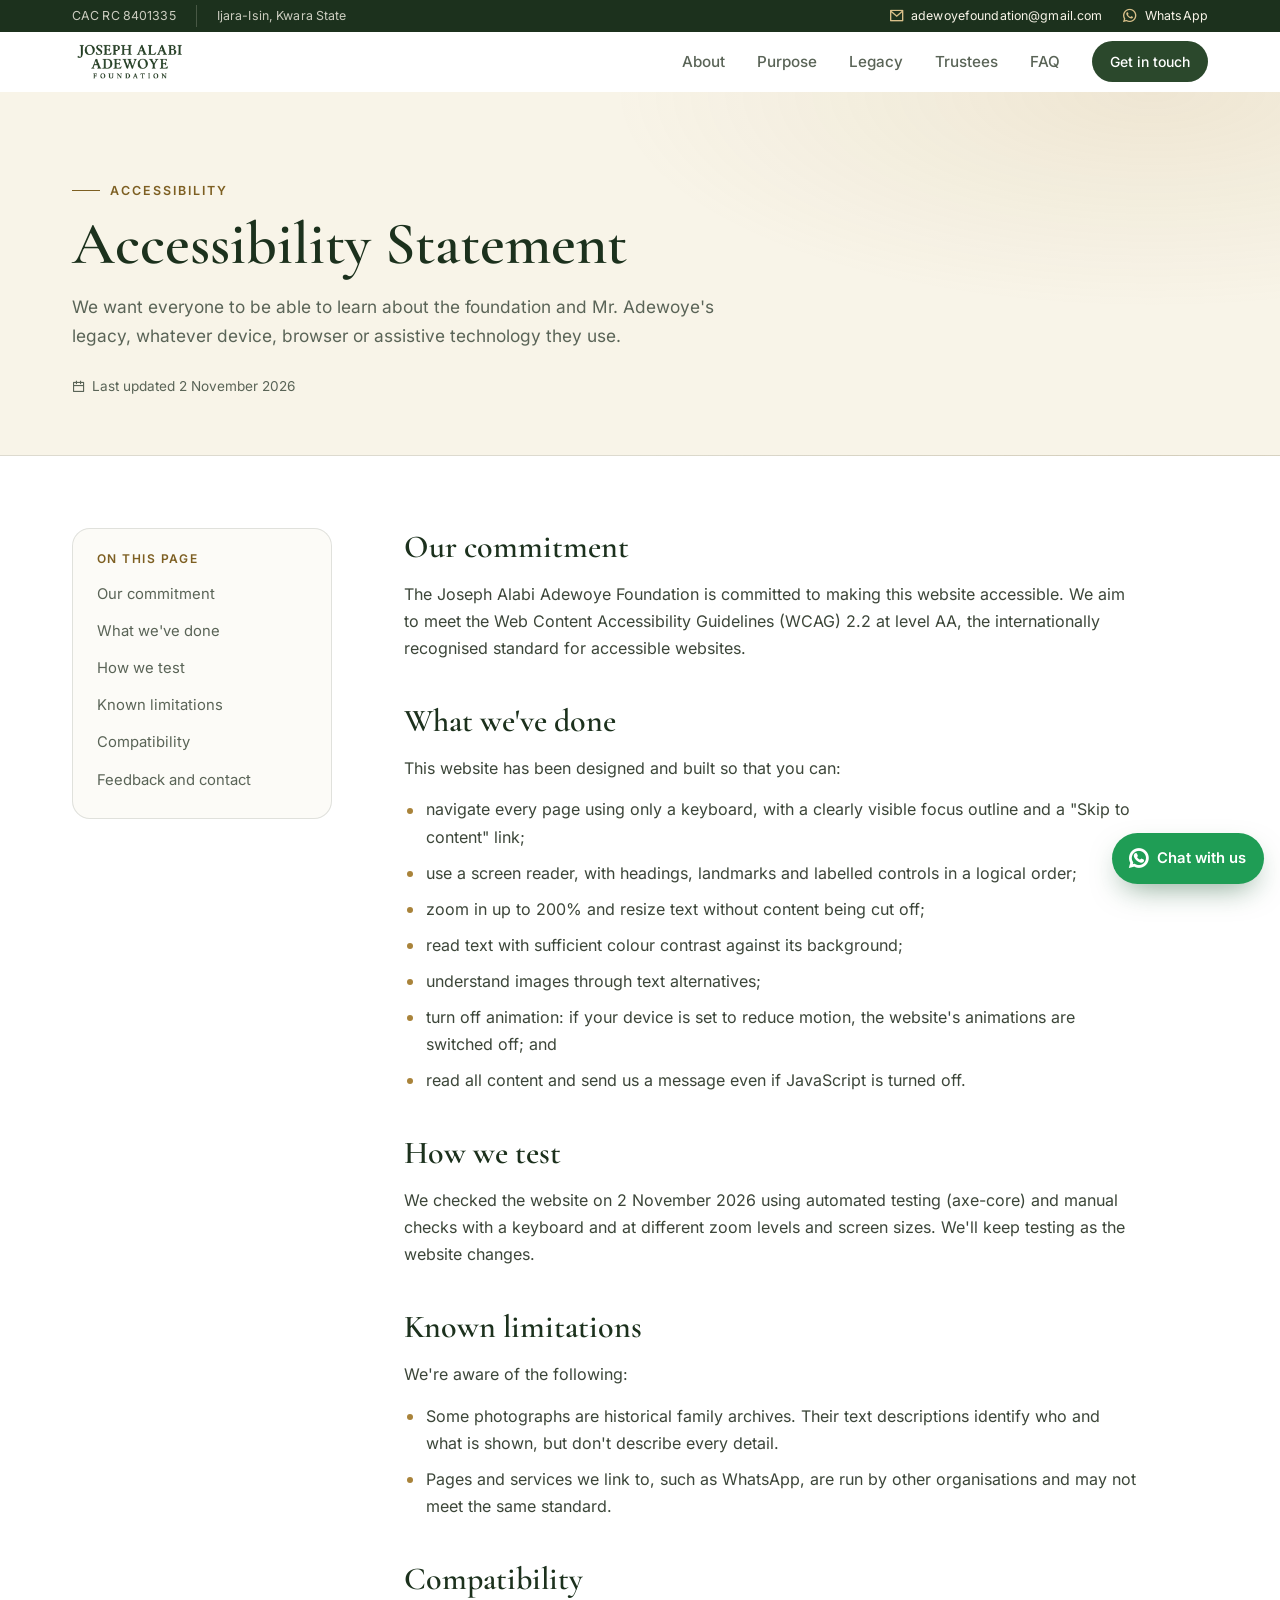
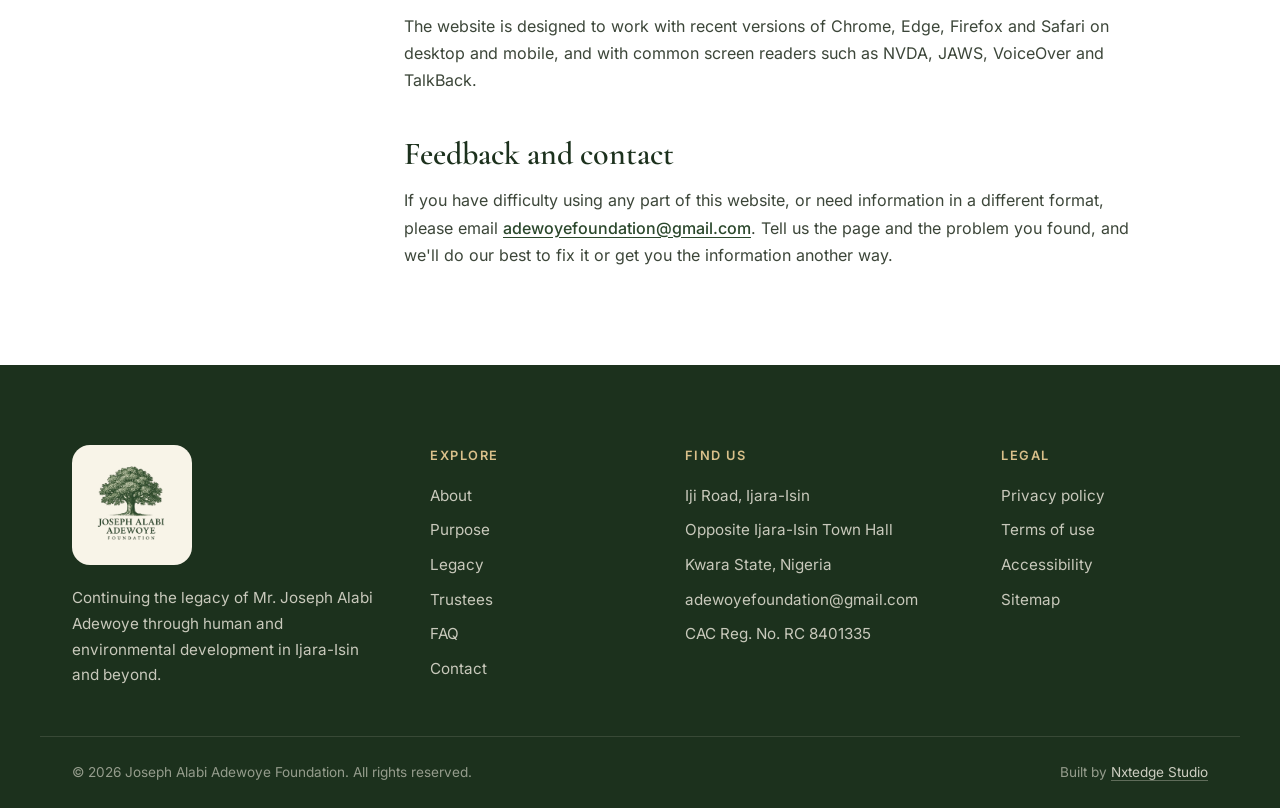
<file: accessibility/index.html>
<!DOCTYPE html>
<html lang="en">

<head>
  <!-- Built by Nxtedge Studio · https://nxtedgestudio.com -->
  <meta charset="UTF-8" />
  <meta name="viewport" content="width=device-width, initial-scale=1.0" />
  <meta name="theme-color" content="#2B482C" />
  <title>Accessibility Statement | Joseph Alabi Adewoye Foundation</title>
  <meta name="description" content="Our commitment to making adewoyefoundation.org accessible to everyone, how we test it, known limitations and how to report a problem." />
  <meta name="author" content="Nxtedge Studio" />
  <meta name="robots" content="index, follow" />
  <link rel="canonical" href="https://adewoyefoundation.org/accessibility/" />
  <meta property="og:type" content="website" />
  <meta property="og:site_name" content="Joseph Alabi Adewoye Foundation" />
  <meta property="og:title" content="Accessibility Statement | Joseph Alabi Adewoye Foundation" />
  <meta property="og:description" content="Our commitment to making adewoyefoundation.org accessible to everyone, how we test it, known limitations and how to report a problem." />
  <meta property="og:image" content="https://adewoyefoundation.org/assets/og-image.jpg?v=2" />
  <meta property="og:image:width" content="1200" />
  <meta property="og:image:height" content="630" />
  <meta property="og:image:alt" content="Portrait of Joseph Alabi Adewoye beside the words: A legacy of art, learning and community, carried forward." />
  <meta name="twitter:card" content="summary_large_image" />

  <link rel="icon" href="/assets/favicon.ico" sizes="any" />
  <link rel="apple-touch-icon" sizes="180x180" href="/assets/apple-touch-icon.png" />
  <link rel="icon" type="image/png" sizes="32x32" href="/assets/favicon-32x32.png" />
  <link rel="manifest" href="/assets/site.webmanifest" />

  <link rel="preload" href="/assets/fonts/inter-var.woff2" as="font" type="font/woff2" crossorigin />
  <link rel="preload" href="/assets/fonts/cormorant-garamond-var.woff2" as="font" type="font/woff2" crossorigin />
  <link rel="stylesheet" href="/assets/fonts/remixicon.css" />
  <link rel="stylesheet" href="/styles.css" />

  <script>document.documentElement.classList.add("js");</script>
</head>

<body class="subpage">
  <a class="skip-link" href="#main">Skip to content</a>

  <aside class="topbar" aria-label="Contact information">
    <div class="container topbar__inner">
      <p class="topbar__meta">
        <span>CAC RC 8401335</span>
        <span class="topbar__place">Ijara-Isin, Kwara State</span>
      </p>
      <div class="topbar__links">
        <a href="mailto:adewoyefoundation@gmail.com" aria-label="Email adewoyefoundation@gmail.com">
          <i class="ri-mail-line" aria-hidden="true"></i><span class="topbar__label">adewoyefoundation@gmail.com</span>
        </a>
        <a data-whatsapp data-whatsapp-link href="#" target="_blank" rel="noopener" aria-label="Chat on WhatsApp"
          hidden>
          <i class="ri-whatsapp-line" aria-hidden="true"></i><span class="topbar__label">WhatsApp</span>
        </a>
      </div>
    </div>
  </aside>

  <header class="site-header" id="site-header">
    <div class="container site-header__inner">
      <a class="brand" href="/" aria-label="Joseph Alabi Adewoye Foundation — home">
        <img src="/assets/logo-text.png" alt="Joseph Alabi Adewoye Foundation" width="776" height="265" />
      </a>

      <nav class="site-nav" id="site-nav" aria-label="Primary">
        <ul>
          <li><a href="/#about">About</a></li>
          <li><a href="/#purpose">Purpose</a></li>
          <li><a href="/#legacy">Legacy</a></li>
          <li><a href="/#trustees">Trustees</a></li>
          <li><a href="/#faq">FAQ</a></li>
          <li><a href="/#contact" class="btn btn--primary btn--sm">Get in touch</a></li>
        </ul>
      </nav>

      <button class="menu-toggle" id="menu-toggle" type="button" aria-controls="site-nav" aria-expanded="false"
        aria-label="Open menu">
        <i class="ri-menu-line" aria-hidden="true"></i>
      </button>
    </div>
  </header>

  <main id="main">
    <section class="page-hero">
      <div class="container">
        <p class="eyebrow">Accessibility</p>
        <h1 class="page-hero__title">Accessibility Statement</h1>
        <p class="page-hero__lead">We want everyone to be able to learn about the foundation and Mr. Adewoye's legacy, whatever device, browser or assistive technology they use.</p>
        <p class="page-hero__meta"><i class="ri-calendar-line" aria-hidden="true"></i> Last updated 2 November 2026</p>
      </div>
    </section>

    <div class="container legal">
      <nav class="legal__toc" aria-label="On this page">
        <p class="legal__toc-title">On this page</p>
        <ol>
            <li><a href="#our-commitment">Our commitment</a></li>
            <li><a href="#what-we-ve-done">What we&#x27;ve done</a></li>
            <li><a href="#how-we-test">How we test</a></li>
            <li><a href="#known-limitations">Known limitations</a></li>
            <li><a href="#compatibility">Compatibility</a></li>
            <li><a href="#feedback-and-contact">Feedback and contact</a></li>
        </ol>
      </nav>

      <article class="prose">
          <section id="our-commitment" aria-labelledby="our-commitment-title">
            <h2 id="our-commitment-title">Our commitment</h2>
            <p>The Joseph Alabi Adewoye Foundation is committed to making this website accessible. We aim to meet the Web Content Accessibility Guidelines (WCAG) 2.2 at level AA, the internationally recognised standard for accessible websites.</p>
          </section>

          <section id="what-we-ve-done" aria-labelledby="what-we-ve-done-title">
            <h2 id="what-we-ve-done-title">What we&#x27;ve done</h2>
            <p>This website has been designed and built so that you can:</p>
            <ul>
              <li>navigate every page using only a keyboard, with a clearly visible focus outline and a "Skip to content" link;</li>
              <li>use a screen reader, with headings, landmarks and labelled controls in a logical order;</li>
              <li>zoom in up to 200% and resize text without content being cut off;</li>
              <li>read text with sufficient colour contrast against its background;</li>
              <li>understand images through text alternatives;</li>
              <li>turn off animation: if your device is set to reduce motion, the website's animations are switched off; and</li>
              <li>read all content and send us a message even if JavaScript is turned off.</li>
            </ul>
          </section>

          <section id="how-we-test" aria-labelledby="how-we-test-title">
            <h2 id="how-we-test-title">How we test</h2>
            <p>We checked the website on 2 November 2026 using automated testing (axe-core) and manual checks with a keyboard and at different zoom levels and screen sizes. We'll keep testing as the website changes.</p>
          </section>

          <section id="known-limitations" aria-labelledby="known-limitations-title">
            <h2 id="known-limitations-title">Known limitations</h2>
            <p>We're aware of the following:</p>
            <ul>
              <li>Some photographs are historical family archives. Their text descriptions identify who and what is shown, but don't describe every detail.</li>
              <li>Pages and services we link to, such as WhatsApp, are run by other organisations and may not meet the same standard.</li>
            </ul>
          </section>

          <section id="compatibility" aria-labelledby="compatibility-title">
            <h2 id="compatibility-title">Compatibility</h2>
            <p>The website is designed to work with recent versions of Chrome, Edge, Firefox and Safari on desktop and mobile, and with common screen readers such as NVDA, JAWS, VoiceOver and TalkBack.</p>
          </section>

          <section id="feedback-and-contact" aria-labelledby="feedback-and-contact-title">
            <h2 id="feedback-and-contact-title">Feedback and contact</h2>
            <p>If you have difficulty using any part of this website, or need information in a different format, please email <a href="mailto:adewoyefoundation@gmail.com">adewoyefoundation@gmail.com</a>. Tell us the page and the problem you found, and we'll do our best to fix it or get you the information another way.</p>
          </section>
      </article>
    </div>
  </main>

  <footer class="site-footer">
    <div class="container footer__grid">
      <div class="footer__brand">
        <img src="/assets/Logo-main.png" alt="Joseph Alabi Adewoye Foundation" width="500" height="500"
          loading="lazy" />
        <p>Continuing the legacy of Mr. Joseph Alabi Adewoye through human and environmental development in
          Ijara-Isin and beyond.</p>
      </div>
      <div>
        <h2 class="footer__title">Explore</h2>
        <ul class="footer__links">
          <li><a href="/#about">About</a></li>
          <li><a href="/#purpose">Purpose</a></li>
          <li><a href="/#legacy">Legacy</a></li>
          <li><a href="/#trustees">Trustees</a></li>
          <li><a href="/#faq">FAQ</a></li>
          <li><a href="/#contact">Contact</a></li>
        </ul>
      </div>
      <div>
        <h2 class="footer__title">Find us</h2>
        <ul class="footer__links">
          <li>Iji Road, Ijara-Isin</li>
          <li>Opposite Ijara-Isin Town Hall</li>
          <li>Kwara State, Nigeria</li>
          <li><a href="mailto:adewoyefoundation@gmail.com">adewoyefoundation@gmail.com</a></li>
          <li>CAC Reg. No. RC 8401335</li>
        </ul>
      </div>
      <div>
        <h2 class="footer__title">Legal</h2>
        <ul class="footer__links">
          <li><a href="/privacy/">Privacy policy</a></li>
          <li><a href="/terms/">Terms of use</a></li>
          <li><a href="/accessibility/">Accessibility</a></li>
          <li><a href="/sitemap.xml">Sitemap</a></li>
        </ul>
      </div>
    </div>
    <div class="container footer__bar">
      <span>&copy; <span id="year">2026</span> Joseph Alabi Adewoye Foundation. All rights reserved.</span>
      <span>Built by <a
          href="https://nxtedgestudio.com/?utm_source=adewoyefoundation.org&amp;utm_medium=referral&amp;utm_campaign=built_by&amp;utm_content=footer_credit"
          target="_blank" rel="noopener">Nxtedge Studio</a></span>
    </div>
  </footer>

  <a class="wa-fab" data-whatsapp data-whatsapp-link href="#" target="_blank" rel="noopener"
    aria-label="Chat with us on WhatsApp" hidden>
    <i class="ri-whatsapp-line" aria-hidden="true"></i><span>Chat with us</span>
  </a>

  <script src="/config.js" defer></script>
  <script src="/main.js" defer></script>
</body>

</html>
</file>
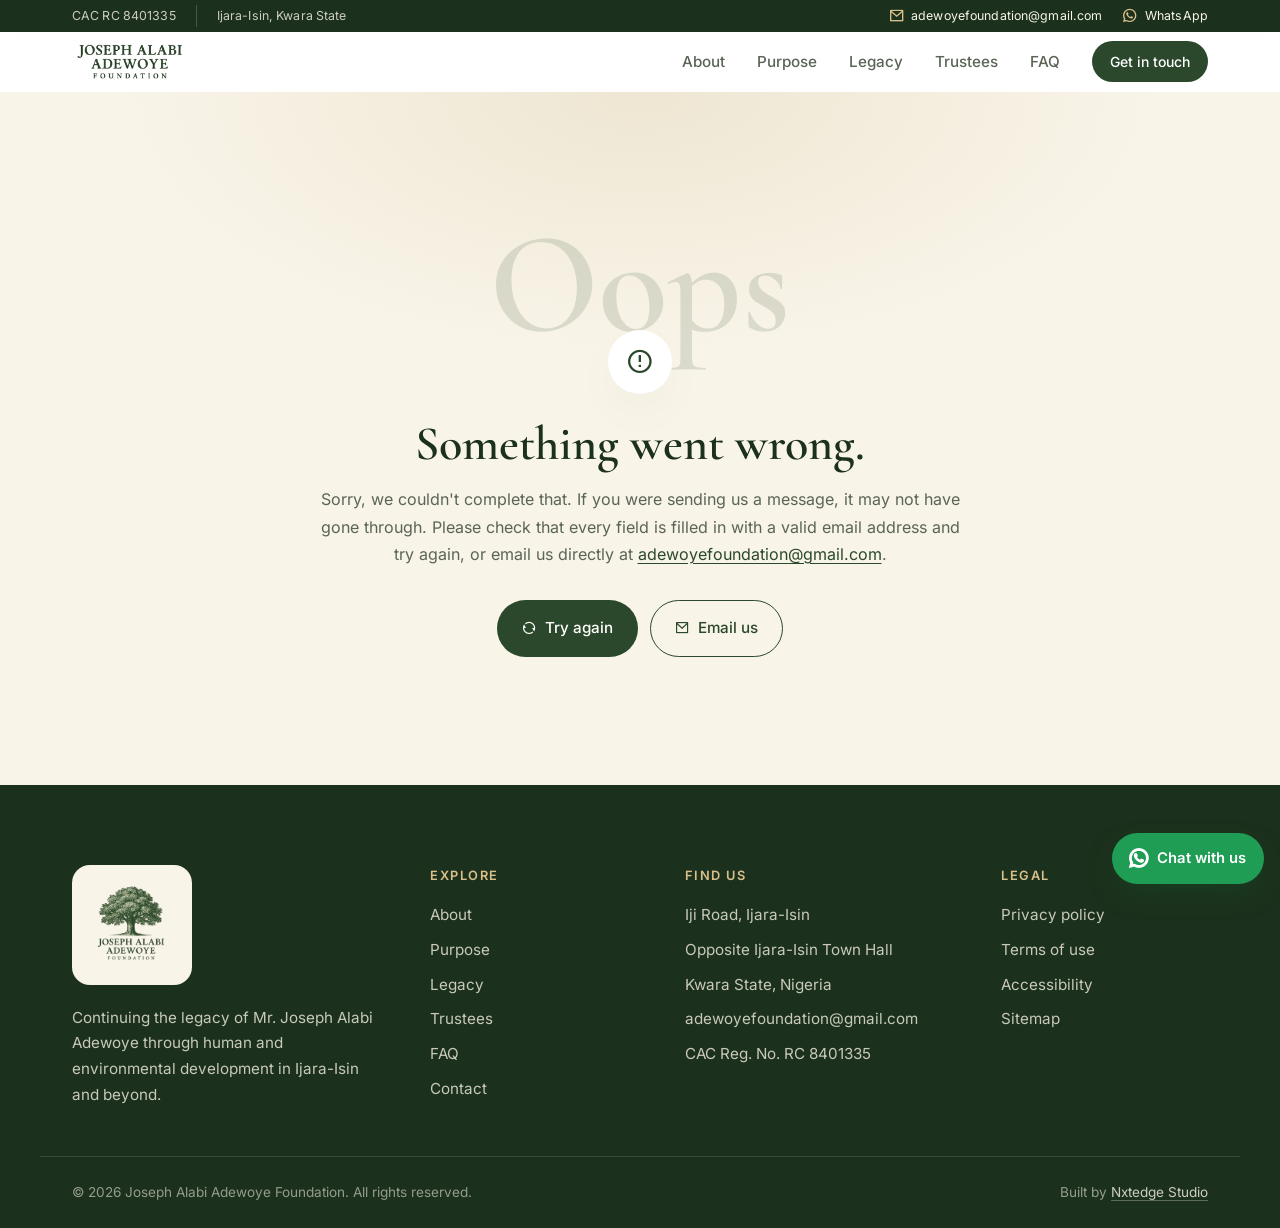
<file: error/index.html>
<!DOCTYPE html>
<html lang="en">

<head>
  <!-- Built by Nxtedge Studio · https://nxtedgestudio.com -->
  <meta charset="UTF-8" />
  <meta name="viewport" content="width=device-width, initial-scale=1.0" />
  <meta name="theme-color" content="#2B482C" />
  <title>Something went wrong | Joseph Alabi Adewoye Foundation</title>
  <meta name="description" content="Something went wrong on our side." />
  <meta name="author" content="Nxtedge Studio" />
  <meta name="robots" content="noindex, follow" />
  <meta property="og:type" content="website" />
  <meta property="og:site_name" content="Joseph Alabi Adewoye Foundation" />
  <meta property="og:title" content="Something went wrong | Joseph Alabi Adewoye Foundation" />
  <meta property="og:description" content="Something went wrong on our side." />
  <meta property="og:image" content="https://adewoyefoundation.org/assets/og-image.jpg?v=2" />
  <meta property="og:image:width" content="1200" />
  <meta property="og:image:height" content="630" />
  <meta property="og:image:alt" content="Portrait of Joseph Alabi Adewoye beside the words: A legacy of art, learning and community, carried forward." />
  <meta name="twitter:card" content="summary_large_image" />

  <link rel="icon" href="/assets/favicon.ico" sizes="any" />
  <link rel="apple-touch-icon" sizes="180x180" href="/assets/apple-touch-icon.png" />
  <link rel="icon" type="image/png" sizes="32x32" href="/assets/favicon-32x32.png" />
  <link rel="manifest" href="/assets/site.webmanifest" />

  <link rel="preload" href="/assets/fonts/inter-var.woff2" as="font" type="font/woff2" crossorigin />
  <link rel="preload" href="/assets/fonts/cormorant-garamond-var.woff2" as="font" type="font/woff2" crossorigin />
  <link rel="stylesheet" href="/assets/fonts/remixicon.css" />
  <link rel="stylesheet" href="/styles.css" />

  <script>document.documentElement.classList.add("js");</script>
</head>

<body class="subpage">
  <a class="skip-link" href="#main">Skip to content</a>

  <aside class="topbar" aria-label="Contact information">
    <div class="container topbar__inner">
      <p class="topbar__meta">
        <span>CAC RC 8401335</span>
        <span class="topbar__place">Ijara-Isin, Kwara State</span>
      </p>
      <div class="topbar__links">
        <a href="mailto:adewoyefoundation@gmail.com" aria-label="Email adewoyefoundation@gmail.com">
          <i class="ri-mail-line" aria-hidden="true"></i><span class="topbar__label">adewoyefoundation@gmail.com</span>
        </a>
        <a data-whatsapp data-whatsapp-link href="#" target="_blank" rel="noopener" aria-label="Chat on WhatsApp"
          hidden>
          <i class="ri-whatsapp-line" aria-hidden="true"></i><span class="topbar__label">WhatsApp</span>
        </a>
      </div>
    </div>
  </aside>

  <header class="site-header" id="site-header">
    <div class="container site-header__inner">
      <a class="brand" href="/" aria-label="Joseph Alabi Adewoye Foundation — home">
        <img src="/assets/logo-text.png" alt="Joseph Alabi Adewoye Foundation" width="776" height="265" />
      </a>

      <nav class="site-nav" id="site-nav" aria-label="Primary">
        <ul>
          <li><a href="/#about">About</a></li>
          <li><a href="/#purpose">Purpose</a></li>
          <li><a href="/#legacy">Legacy</a></li>
          <li><a href="/#trustees">Trustees</a></li>
          <li><a href="/#faq">FAQ</a></li>
          <li><a href="/#contact" class="btn btn--primary btn--sm">Get in touch</a></li>
        </ul>
      </nav>

      <button class="menu-toggle" id="menu-toggle" type="button" aria-controls="site-nav" aria-expanded="false"
        aria-label="Open menu">
        <i class="ri-menu-line" aria-hidden="true"></i>
      </button>
    </div>
  </header>

  <main id="main" class="status">
    <div class="container status__inner">
      <p class="status__code" aria-hidden="true">Oops</p>
      <span class="status__icon"><i class="ri-error-warning-line" aria-hidden="true"></i></span>
      <h1 class="status__title">Something went wrong.</h1>
      <p class="status__lead">Sorry, we couldn't complete that. If you were sending us a message, it may not have gone through. Please check that every field is filled in with a valid email address and try again, or email us directly at <a href="mailto:adewoyefoundation@gmail.com">adewoyefoundation@gmail.com</a>.</p>
      <div class="status__actions">
        <a href="/#contact" class="btn btn--primary"><i class="ri-refresh-line" aria-hidden="true"></i> Try again</a>
        <a href="mailto:adewoyefoundation@gmail.com" class="btn btn--ghost"><i class="ri-mail-line" aria-hidden="true"></i> Email us</a>
      </div>
    </div>
  </main>

  <footer class="site-footer">
    <div class="container footer__grid">
      <div class="footer__brand">
        <img src="/assets/Logo-main.png" alt="Joseph Alabi Adewoye Foundation" width="500" height="500"
          loading="lazy" />
        <p>Continuing the legacy of Mr. Joseph Alabi Adewoye through human and environmental development in
          Ijara-Isin and beyond.</p>
      </div>
      <div>
        <h2 class="footer__title">Explore</h2>
        <ul class="footer__links">
          <li><a href="/#about">About</a></li>
          <li><a href="/#purpose">Purpose</a></li>
          <li><a href="/#legacy">Legacy</a></li>
          <li><a href="/#trustees">Trustees</a></li>
          <li><a href="/#faq">FAQ</a></li>
          <li><a href="/#contact">Contact</a></li>
        </ul>
      </div>
      <div>
        <h2 class="footer__title">Find us</h2>
        <ul class="footer__links">
          <li>Iji Road, Ijara-Isin</li>
          <li>Opposite Ijara-Isin Town Hall</li>
          <li>Kwara State, Nigeria</li>
          <li><a href="mailto:adewoyefoundation@gmail.com">adewoyefoundation@gmail.com</a></li>
          <li>CAC Reg. No. RC 8401335</li>
        </ul>
      </div>
      <div>
        <h2 class="footer__title">Legal</h2>
        <ul class="footer__links">
          <li><a href="/privacy/">Privacy policy</a></li>
          <li><a href="/terms/">Terms of use</a></li>
          <li><a href="/accessibility/">Accessibility</a></li>
          <li><a href="/sitemap.xml">Sitemap</a></li>
        </ul>
      </div>
    </div>
    <div class="container footer__bar">
      <span>&copy; <span id="year">2026</span> Joseph Alabi Adewoye Foundation. All rights reserved.</span>
      <span>Built by <a
          href="https://nxtedgestudio.com/?utm_source=adewoyefoundation.org&amp;utm_medium=referral&amp;utm_campaign=built_by&amp;utm_content=footer_credit"
          target="_blank" rel="noopener">Nxtedge Studio</a></span>
    </div>
  </footer>

  <a class="wa-fab" data-whatsapp data-whatsapp-link href="#" target="_blank" rel="noopener"
    aria-label="Chat with us on WhatsApp" hidden>
    <i class="ri-whatsapp-line" aria-hidden="true"></i><span>Chat with us</span>
  </a>

  <script src="/config.js" defer></script>
  <script src="/main.js" defer></script>
</body>

</html>
</file>
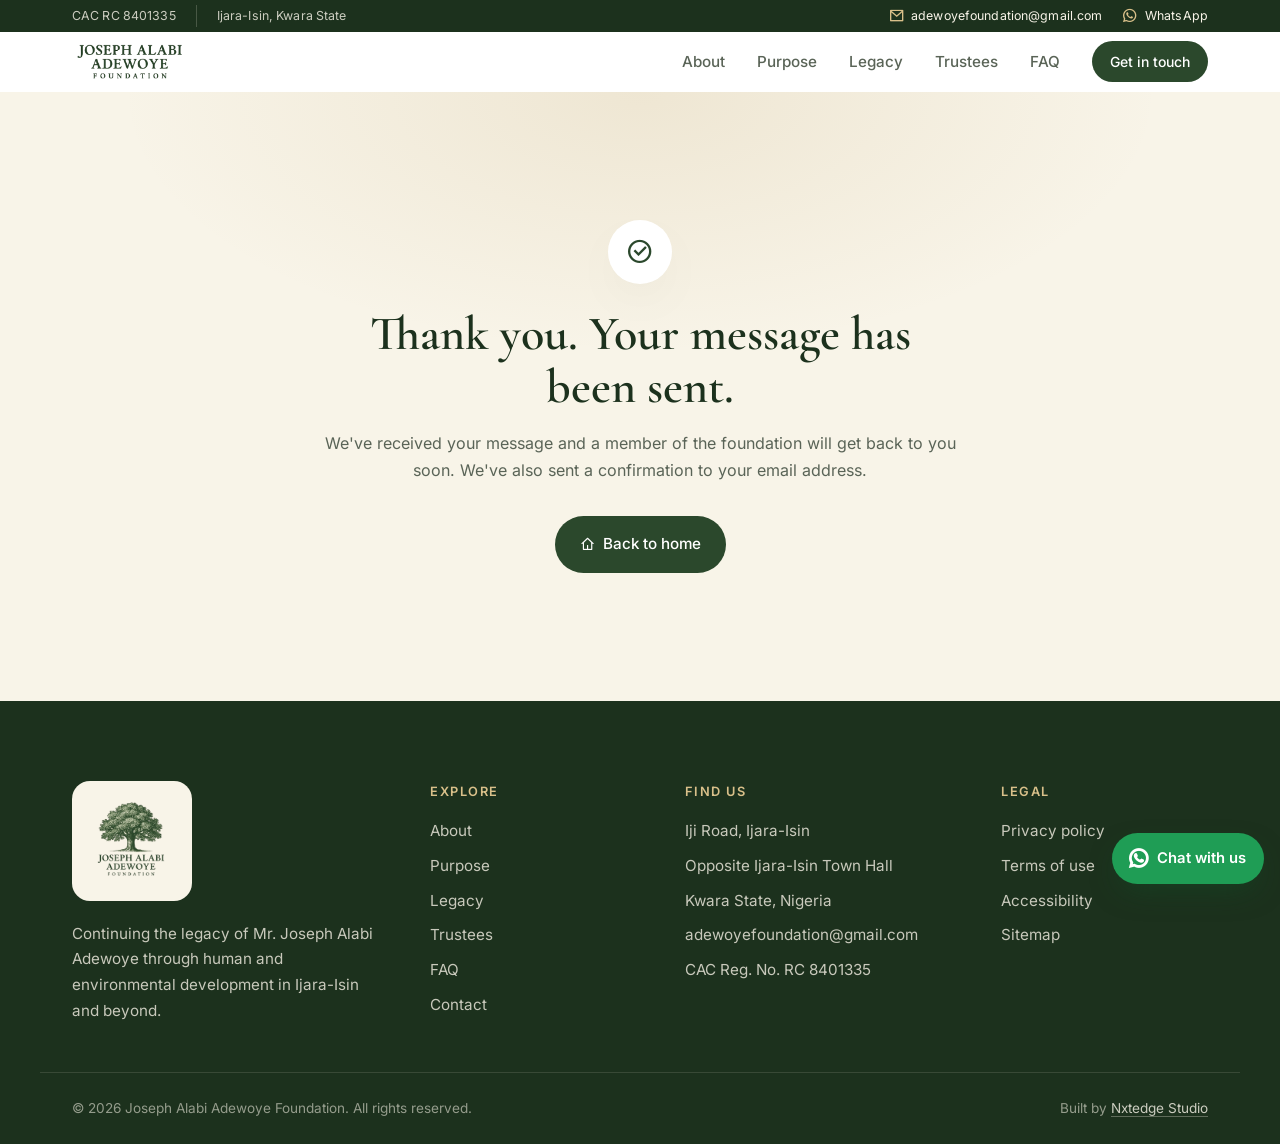
<file: message-sent/index.html>
<!DOCTYPE html>
<html lang="en">

<head>
  <!-- Built by Nxtedge Studio · https://nxtedgestudio.com -->
  <meta charset="UTF-8" />
  <meta name="viewport" content="width=device-width, initial-scale=1.0" />
  <meta name="theme-color" content="#2B482C" />
  <title>Message sent | Joseph Alabi Adewoye Foundation</title>
  <meta name="description" content="Thank you for contacting the Joseph Alabi Adewoye Foundation." />
  <meta name="author" content="Nxtedge Studio" />
  <meta name="robots" content="noindex, follow" />
  <meta property="og:type" content="website" />
  <meta property="og:site_name" content="Joseph Alabi Adewoye Foundation" />
  <meta property="og:title" content="Message sent | Joseph Alabi Adewoye Foundation" />
  <meta property="og:description" content="Thank you for contacting the Joseph Alabi Adewoye Foundation." />
  <meta property="og:image" content="https://adewoyefoundation.org/assets/og-image.jpg?v=2" />
  <meta property="og:image:width" content="1200" />
  <meta property="og:image:height" content="630" />
  <meta property="og:image:alt" content="Portrait of Joseph Alabi Adewoye beside the words: A legacy of art, learning and community, carried forward." />
  <meta name="twitter:card" content="summary_large_image" />

  <link rel="icon" href="/assets/favicon.ico" sizes="any" />
  <link rel="apple-touch-icon" sizes="180x180" href="/assets/apple-touch-icon.png" />
  <link rel="icon" type="image/png" sizes="32x32" href="/assets/favicon-32x32.png" />
  <link rel="manifest" href="/assets/site.webmanifest" />

  <link rel="preload" href="/assets/fonts/inter-var.woff2" as="font" type="font/woff2" crossorigin />
  <link rel="preload" href="/assets/fonts/cormorant-garamond-var.woff2" as="font" type="font/woff2" crossorigin />
  <link rel="stylesheet" href="/assets/fonts/remixicon.css" />
  <link rel="stylesheet" href="/styles.css" />

  <script>document.documentElement.classList.add("js");</script>
</head>

<body class="subpage">
  <a class="skip-link" href="#main">Skip to content</a>

  <aside class="topbar" aria-label="Contact information">
    <div class="container topbar__inner">
      <p class="topbar__meta">
        <span>CAC RC 8401335</span>
        <span class="topbar__place">Ijara-Isin, Kwara State</span>
      </p>
      <div class="topbar__links">
        <a href="mailto:adewoyefoundation@gmail.com" aria-label="Email adewoyefoundation@gmail.com">
          <i class="ri-mail-line" aria-hidden="true"></i><span class="topbar__label">adewoyefoundation@gmail.com</span>
        </a>
        <a data-whatsapp data-whatsapp-link href="#" target="_blank" rel="noopener" aria-label="Chat on WhatsApp"
          hidden>
          <i class="ri-whatsapp-line" aria-hidden="true"></i><span class="topbar__label">WhatsApp</span>
        </a>
      </div>
    </div>
  </aside>

  <header class="site-header" id="site-header">
    <div class="container site-header__inner">
      <a class="brand" href="/" aria-label="Joseph Alabi Adewoye Foundation — home">
        <img src="/assets/logo-text.png" alt="Joseph Alabi Adewoye Foundation" width="776" height="265" />
      </a>

      <nav class="site-nav" id="site-nav" aria-label="Primary">
        <ul>
          <li><a href="/#about">About</a></li>
          <li><a href="/#purpose">Purpose</a></li>
          <li><a href="/#legacy">Legacy</a></li>
          <li><a href="/#trustees">Trustees</a></li>
          <li><a href="/#faq">FAQ</a></li>
          <li><a href="/#contact" class="btn btn--primary btn--sm">Get in touch</a></li>
        </ul>
      </nav>

      <button class="menu-toggle" id="menu-toggle" type="button" aria-controls="site-nav" aria-expanded="false"
        aria-label="Open menu">
        <i class="ri-menu-line" aria-hidden="true"></i>
      </button>
    </div>
  </header>

  <main id="main" class="status">
    <div class="container status__inner">
      <p class="status__code" aria-hidden="true"></p>
      <span class="status__icon"><i class="ri-checkbox-circle-line" aria-hidden="true"></i></span>
      <h1 class="status__title">Thank you. Your message has been sent.</h1>
      <p class="status__lead">We've received your message and a member of the foundation will get back to you soon. We've also sent a confirmation to your email address.</p>
      <div class="status__actions">
        <a href="/" class="btn btn--primary"><i class="ri-home-4-line" aria-hidden="true"></i> Back to home</a>
      </div>
    </div>
  </main>

  <footer class="site-footer">
    <div class="container footer__grid">
      <div class="footer__brand">
        <img src="/assets/Logo-main.png" alt="Joseph Alabi Adewoye Foundation" width="500" height="500"
          loading="lazy" />
        <p>Continuing the legacy of Mr. Joseph Alabi Adewoye through human and environmental development in
          Ijara-Isin and beyond.</p>
      </div>
      <div>
        <h2 class="footer__title">Explore</h2>
        <ul class="footer__links">
          <li><a href="/#about">About</a></li>
          <li><a href="/#purpose">Purpose</a></li>
          <li><a href="/#legacy">Legacy</a></li>
          <li><a href="/#trustees">Trustees</a></li>
          <li><a href="/#faq">FAQ</a></li>
          <li><a href="/#contact">Contact</a></li>
        </ul>
      </div>
      <div>
        <h2 class="footer__title">Find us</h2>
        <ul class="footer__links">
          <li>Iji Road, Ijara-Isin</li>
          <li>Opposite Ijara-Isin Town Hall</li>
          <li>Kwara State, Nigeria</li>
          <li><a href="mailto:adewoyefoundation@gmail.com">adewoyefoundation@gmail.com</a></li>
          <li>CAC Reg. No. RC 8401335</li>
        </ul>
      </div>
      <div>
        <h2 class="footer__title">Legal</h2>
        <ul class="footer__links">
          <li><a href="/privacy/">Privacy policy</a></li>
          <li><a href="/terms/">Terms of use</a></li>
          <li><a href="/accessibility/">Accessibility</a></li>
          <li><a href="/sitemap.xml">Sitemap</a></li>
        </ul>
      </div>
    </div>
    <div class="container footer__bar">
      <span>&copy; <span id="year">2026</span> Joseph Alabi Adewoye Foundation. All rights reserved.</span>
      <span>Built by <a
          href="https://nxtedgestudio.com/?utm_source=adewoyefoundation.org&amp;utm_medium=referral&amp;utm_campaign=built_by&amp;utm_content=footer_credit"
          target="_blank" rel="noopener">Nxtedge Studio</a></span>
    </div>
  </footer>

  <a class="wa-fab" data-whatsapp data-whatsapp-link href="#" target="_blank" rel="noopener"
    aria-label="Chat with us on WhatsApp" hidden>
    <i class="ri-whatsapp-line" aria-hidden="true"></i><span>Chat with us</span>
  </a>

  <script src="/config.js" defer></script>
  <script src="/main.js" defer></script>
</body>

</html>
</file>
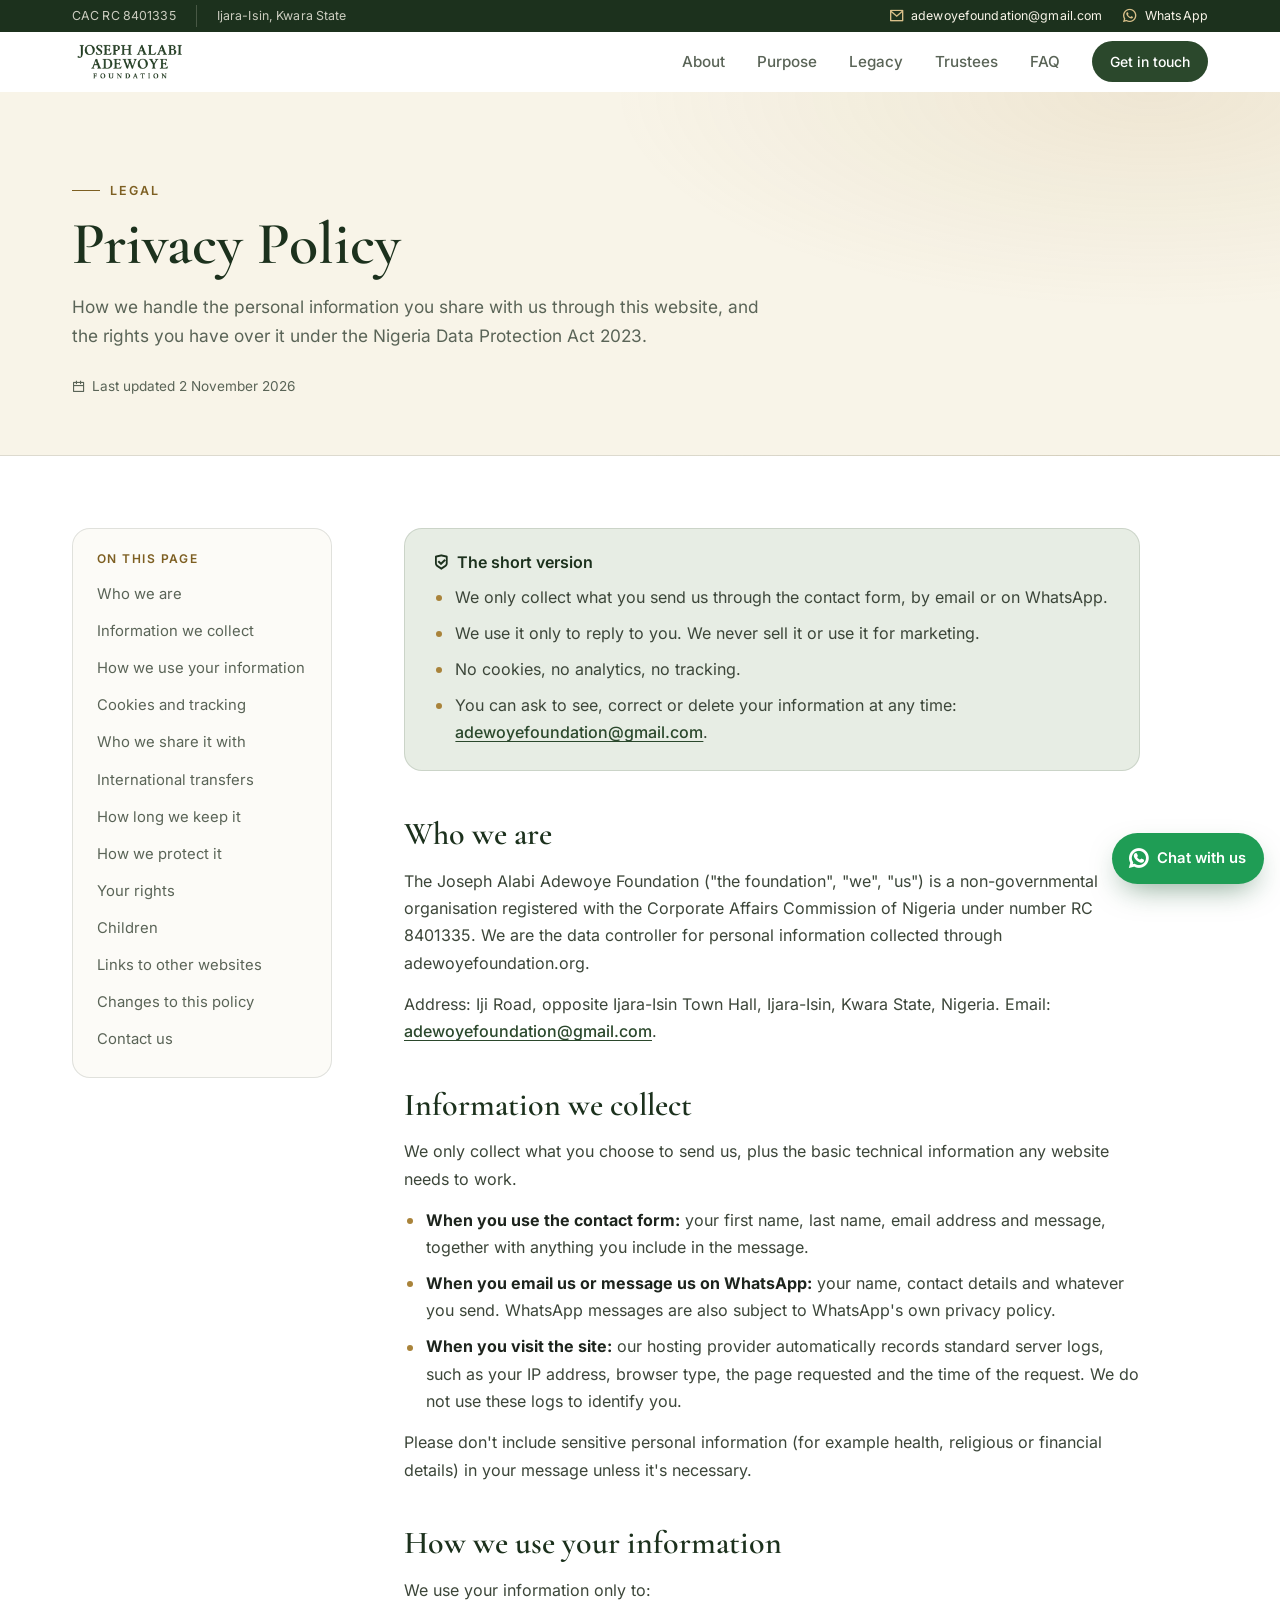
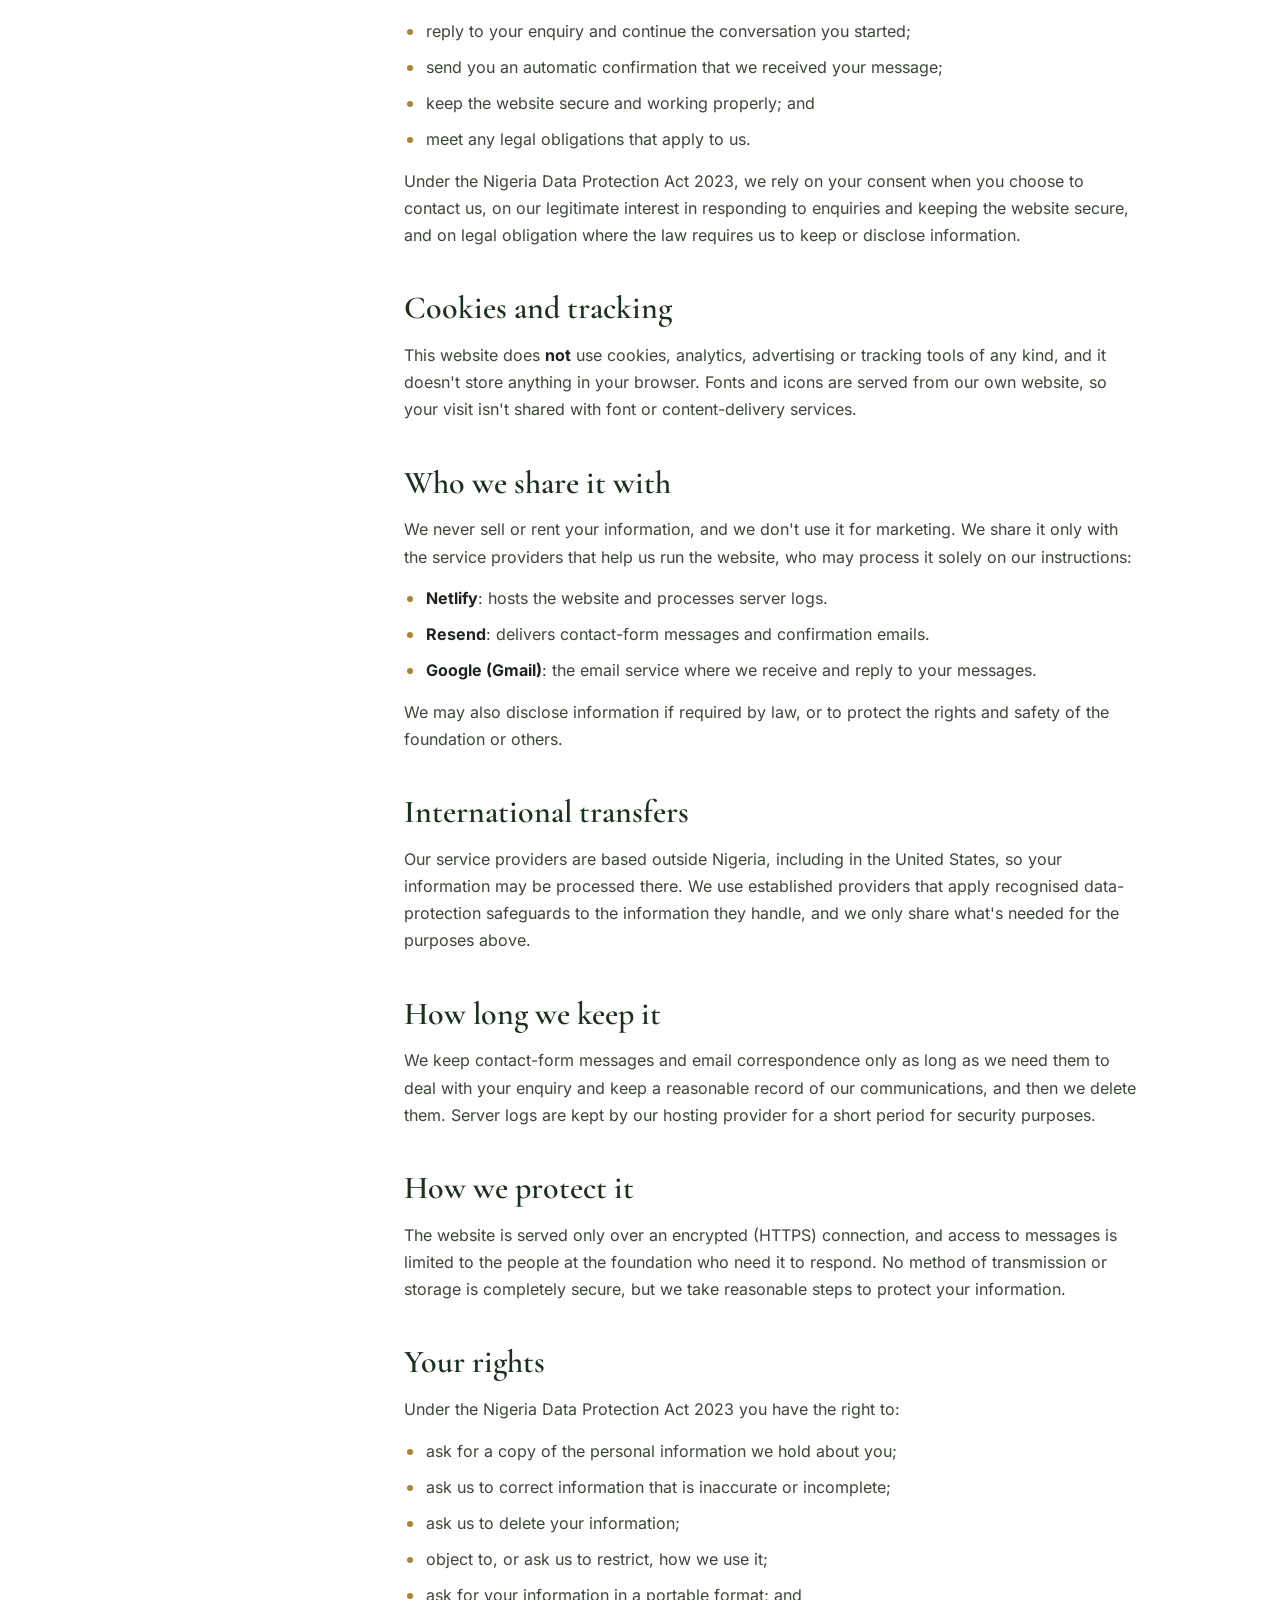
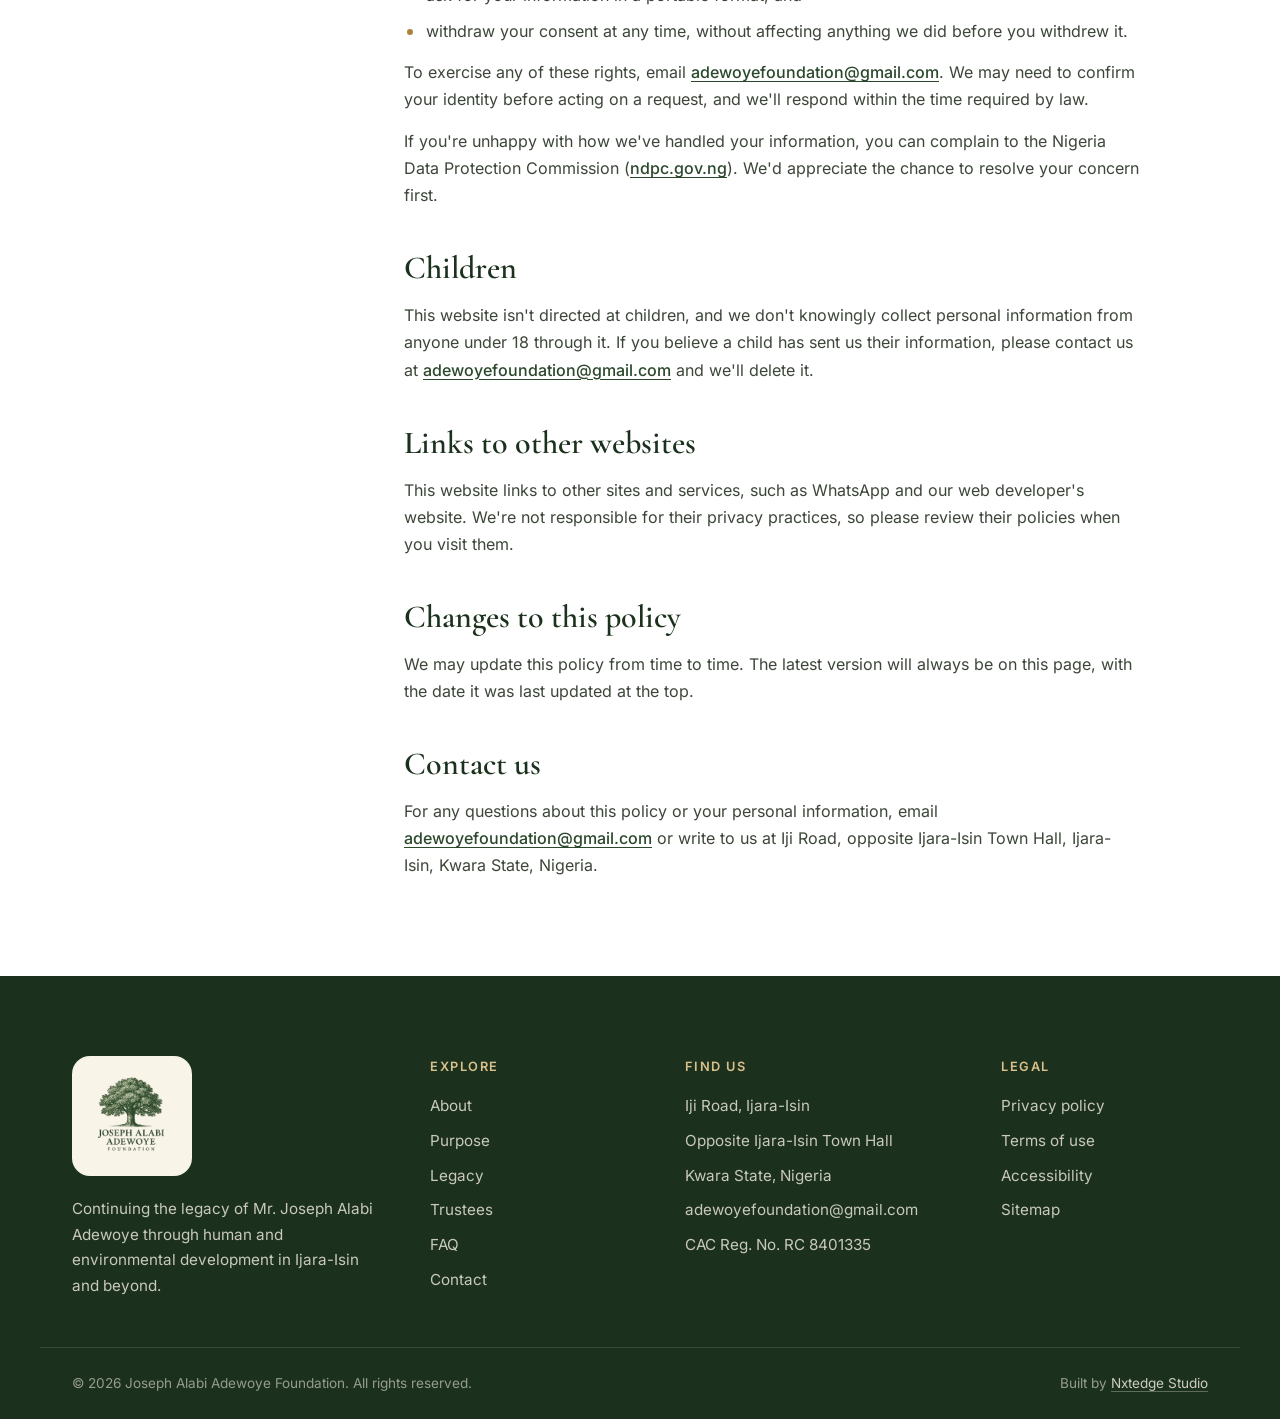
<file: privacy/index.html>
<!DOCTYPE html>
<html lang="en">

<head>
  <!-- Built by Nxtedge Studio · https://nxtedgestudio.com -->
  <meta charset="UTF-8" />
  <meta name="viewport" content="width=device-width, initial-scale=1.0" />
  <meta name="theme-color" content="#2B482C" />
  <title>Privacy Policy | Joseph Alabi Adewoye Foundation</title>
  <meta name="description" content="How the Joseph Alabi Adewoye Foundation collects, uses and protects personal data on adewoyefoundation.org, and your rights under the Nigeria Data Protection Act 2023." />
  <meta name="author" content="Nxtedge Studio" />
  <meta name="robots" content="index, follow" />
  <link rel="canonical" href="https://adewoyefoundation.org/privacy/" />
  <meta property="og:type" content="website" />
  <meta property="og:site_name" content="Joseph Alabi Adewoye Foundation" />
  <meta property="og:title" content="Privacy Policy | Joseph Alabi Adewoye Foundation" />
  <meta property="og:description" content="How the Joseph Alabi Adewoye Foundation collects, uses and protects personal data on adewoyefoundation.org, and your rights under the Nigeria Data Protection Act 2023." />
  <meta property="og:image" content="https://adewoyefoundation.org/assets/og-image.jpg?v=2" />
  <meta property="og:image:width" content="1200" />
  <meta property="og:image:height" content="630" />
  <meta property="og:image:alt" content="Portrait of Joseph Alabi Adewoye beside the words: A legacy of art, learning and community, carried forward." />
  <meta name="twitter:card" content="summary_large_image" />

  <link rel="icon" href="/assets/favicon.ico" sizes="any" />
  <link rel="apple-touch-icon" sizes="180x180" href="/assets/apple-touch-icon.png" />
  <link rel="icon" type="image/png" sizes="32x32" href="/assets/favicon-32x32.png" />
  <link rel="manifest" href="/assets/site.webmanifest" />

  <link rel="preload" href="/assets/fonts/inter-var.woff2" as="font" type="font/woff2" crossorigin />
  <link rel="preload" href="/assets/fonts/cormorant-garamond-var.woff2" as="font" type="font/woff2" crossorigin />
  <link rel="stylesheet" href="/assets/fonts/remixicon.css" />
  <link rel="stylesheet" href="/styles.css" />

  <script>document.documentElement.classList.add("js");</script>
</head>

<body class="subpage">
  <a class="skip-link" href="#main">Skip to content</a>

  <aside class="topbar" aria-label="Contact information">
    <div class="container topbar__inner">
      <p class="topbar__meta">
        <span>CAC RC 8401335</span>
        <span class="topbar__place">Ijara-Isin, Kwara State</span>
      </p>
      <div class="topbar__links">
        <a href="mailto:adewoyefoundation@gmail.com" aria-label="Email adewoyefoundation@gmail.com">
          <i class="ri-mail-line" aria-hidden="true"></i><span class="topbar__label">adewoyefoundation@gmail.com</span>
        </a>
        <a data-whatsapp data-whatsapp-link href="#" target="_blank" rel="noopener" aria-label="Chat on WhatsApp"
          hidden>
          <i class="ri-whatsapp-line" aria-hidden="true"></i><span class="topbar__label">WhatsApp</span>
        </a>
      </div>
    </div>
  </aside>

  <header class="site-header" id="site-header">
    <div class="container site-header__inner">
      <a class="brand" href="/" aria-label="Joseph Alabi Adewoye Foundation — home">
        <img src="/assets/logo-text.png" alt="Joseph Alabi Adewoye Foundation" width="776" height="265" />
      </a>

      <nav class="site-nav" id="site-nav" aria-label="Primary">
        <ul>
          <li><a href="/#about">About</a></li>
          <li><a href="/#purpose">Purpose</a></li>
          <li><a href="/#legacy">Legacy</a></li>
          <li><a href="/#trustees">Trustees</a></li>
          <li><a href="/#faq">FAQ</a></li>
          <li><a href="/#contact" class="btn btn--primary btn--sm">Get in touch</a></li>
        </ul>
      </nav>

      <button class="menu-toggle" id="menu-toggle" type="button" aria-controls="site-nav" aria-expanded="false"
        aria-label="Open menu">
        <i class="ri-menu-line" aria-hidden="true"></i>
      </button>
    </div>
  </header>

  <main id="main">
    <section class="page-hero">
      <div class="container">
        <p class="eyebrow">Legal</p>
        <h1 class="page-hero__title">Privacy Policy</h1>
        <p class="page-hero__lead">How we handle the personal information you share with us through this website, and the rights you have over it under the Nigeria Data Protection Act 2023.</p>
        <p class="page-hero__meta"><i class="ri-calendar-line" aria-hidden="true"></i> Last updated 2 November 2026</p>
      </div>
    </section>

    <div class="container legal">
      <nav class="legal__toc" aria-label="On this page">
        <p class="legal__toc-title">On this page</p>
        <ol>
            <li><a href="#who-we-are">Who we are</a></li>
            <li><a href="#information-we-collect">Information we collect</a></li>
            <li><a href="#how-we-use-your-information">How we use your information</a></li>
            <li><a href="#cookies-and-tracking">Cookies and tracking</a></li>
            <li><a href="#who-we-share-it-with">Who we share it with</a></li>
            <li><a href="#international-transfers">International transfers</a></li>
            <li><a href="#how-long-we-keep-it">How long we keep it</a></li>
            <li><a href="#how-we-protect-it">How we protect it</a></li>
            <li><a href="#your-rights">Your rights</a></li>
            <li><a href="#children">Children</a></li>
            <li><a href="#links-to-other-websites">Links to other websites</a></li>
            <li><a href="#changes-to-this-policy">Changes to this policy</a></li>
            <li><a href="#contact-us">Contact us</a></li>
        </ol>
      </nav>

      <article class="prose">
          <aside class="legal__summary" aria-label="Summary">
            <h2 class="legal__summary-title"><i class="ri-shield-check-line" aria-hidden="true"></i> The short version</h2>
            <ul>
              <li>We only collect what you send us through the contact form, by email or on WhatsApp.</li>
              <li>We use it only to reply to you. We never sell it or use it for marketing.</li>
              <li>No cookies, no analytics, no tracking.</li>
              <li>You can ask to see, correct or delete your information at any time: <a href="mailto:adewoyefoundation@gmail.com">adewoyefoundation@gmail.com</a>.</li>
            </ul>
          </aside>

          <section id="who-we-are" aria-labelledby="who-we-are-title">
            <h2 id="who-we-are-title">Who we are</h2>
            <p>The Joseph Alabi Adewoye Foundation ("the foundation", "we", "us") is a non-governmental organisation registered with the Corporate Affairs Commission of Nigeria under number RC 8401335. We are the data controller for personal information collected through adewoyefoundation.org.</p>
            <p>Address: Iji Road, opposite Ijara-Isin Town Hall, Ijara-Isin, Kwara State, Nigeria. Email: <a href="mailto:adewoyefoundation@gmail.com">adewoyefoundation@gmail.com</a>.</p>
          </section>

          <section id="information-we-collect" aria-labelledby="information-we-collect-title">
            <h2 id="information-we-collect-title">Information we collect</h2>
            <p>We only collect what you choose to send us, plus the basic technical information any website needs to work.</p>
            <ul>
              <li><strong>When you use the contact form:</strong> your first name, last name, email address and message, together with anything you include in the message.</li>
              <li><strong>When you email us or message us on WhatsApp:</strong> your name, contact details and whatever you send. WhatsApp messages are also subject to WhatsApp's own privacy policy.</li>
              <li><strong>When you visit the site:</strong> our hosting provider automatically records standard server logs, such as your IP address, browser type, the page requested and the time of the request. We do not use these logs to identify you.</li>
            </ul>
            <p>Please don't include sensitive personal information (for example health, religious or financial details) in your message unless it's necessary.</p>
          </section>

          <section id="how-we-use-your-information" aria-labelledby="how-we-use-your-information-title">
            <h2 id="how-we-use-your-information-title">How we use your information</h2>
            <p>We use your information only to:</p>
            <ul>
              <li>reply to your enquiry and continue the conversation you started;</li>
              <li>send you an automatic confirmation that we received your message;</li>
              <li>keep the website secure and working properly; and</li>
              <li>meet any legal obligations that apply to us.</li>
            </ul>
            <p>Under the Nigeria Data Protection Act 2023, we rely on your consent when you choose to contact us, on our legitimate interest in responding to enquiries and keeping the website secure, and on legal obligation where the law requires us to keep or disclose information.</p>
          </section>

          <section id="cookies-and-tracking" aria-labelledby="cookies-and-tracking-title">
            <h2 id="cookies-and-tracking-title">Cookies and tracking</h2>
            <p>This website does <strong>not</strong> use cookies, analytics, advertising or tracking tools of any kind, and it doesn't store anything in your browser. Fonts and icons are served from our own website, so your visit isn't shared with font or content-delivery services.</p>
          </section>

          <section id="who-we-share-it-with" aria-labelledby="who-we-share-it-with-title">
            <h2 id="who-we-share-it-with-title">Who we share it with</h2>
            <p>We never sell or rent your information, and we don't use it for marketing. We share it only with the service providers that help us run the website, who may process it solely on our instructions:</p>
            <ul>
              <li><strong>Netlify</strong>: hosts the website and processes server logs.</li>
              <li><strong>Resend</strong>: delivers contact-form messages and confirmation emails.</li>
              <li><strong>Google (Gmail)</strong>: the email service where we receive and reply to your messages.</li>
            </ul>
            <p>We may also disclose information if required by law, or to protect the rights and safety of the foundation or others.</p>
          </section>

          <section id="international-transfers" aria-labelledby="international-transfers-title">
            <h2 id="international-transfers-title">International transfers</h2>
            <p>Our service providers are based outside Nigeria, including in the United States, so your information may be processed there. We use established providers that apply recognised data-protection safeguards to the information they handle, and we only share what's needed for the purposes above.</p>
          </section>

          <section id="how-long-we-keep-it" aria-labelledby="how-long-we-keep-it-title">
            <h2 id="how-long-we-keep-it-title">How long we keep it</h2>
            <p>We keep contact-form messages and email correspondence only as long as we need them to deal with your enquiry and keep a reasonable record of our communications, and then we delete them. Server logs are kept by our hosting provider for a short period for security purposes.</p>
          </section>

          <section id="how-we-protect-it" aria-labelledby="how-we-protect-it-title">
            <h2 id="how-we-protect-it-title">How we protect it</h2>
            <p>The website is served only over an encrypted (HTTPS) connection, and access to messages is limited to the people at the foundation who need it to respond. No method of transmission or storage is completely secure, but we take reasonable steps to protect your information.</p>
          </section>

          <section id="your-rights" aria-labelledby="your-rights-title">
            <h2 id="your-rights-title">Your rights</h2>
            <p>Under the Nigeria Data Protection Act 2023 you have the right to:</p>
            <ul>
              <li>ask for a copy of the personal information we hold about you;</li>
              <li>ask us to correct information that is inaccurate or incomplete;</li>
              <li>ask us to delete your information;</li>
              <li>object to, or ask us to restrict, how we use it;</li>
              <li>ask for your information in a portable format; and</li>
              <li>withdraw your consent at any time, without affecting anything we did before you withdrew it.</li>
            </ul>
            <p>To exercise any of these rights, email <a href="mailto:adewoyefoundation@gmail.com">adewoyefoundation@gmail.com</a>. We may need to confirm your identity before acting on a request, and we'll respond within the time required by law.</p>
            <p>If you're unhappy with how we've handled your information, you can complain to the Nigeria Data Protection Commission (<a href="https://ndpc.gov.ng" target="_blank" rel="noopener">ndpc.gov.ng</a>). We'd appreciate the chance to resolve your concern first.</p>
          </section>

          <section id="children" aria-labelledby="children-title">
            <h2 id="children-title">Children</h2>
            <p>This website isn't directed at children, and we don't knowingly collect personal information from anyone under 18 through it. If you believe a child has sent us their information, please contact us at <a href="mailto:adewoyefoundation@gmail.com">adewoyefoundation@gmail.com</a> and we'll delete it.</p>
          </section>

          <section id="links-to-other-websites" aria-labelledby="links-to-other-websites-title">
            <h2 id="links-to-other-websites-title">Links to other websites</h2>
            <p>This website links to other sites and services, such as WhatsApp and our web developer's website. We're not responsible for their privacy practices, so please review their policies when you visit them.</p>
          </section>

          <section id="changes-to-this-policy" aria-labelledby="changes-to-this-policy-title">
            <h2 id="changes-to-this-policy-title">Changes to this policy</h2>
            <p>We may update this policy from time to time. The latest version will always be on this page, with the date it was last updated at the top.</p>
          </section>

          <section id="contact-us" aria-labelledby="contact-us-title">
            <h2 id="contact-us-title">Contact us</h2>
            <p>For any questions about this policy or your personal information, email <a href="mailto:adewoyefoundation@gmail.com">adewoyefoundation@gmail.com</a> or write to us at Iji Road, opposite Ijara-Isin Town Hall, Ijara-Isin, Kwara State, Nigeria.</p>
          </section>
      </article>
    </div>
  </main>

  <footer class="site-footer">
    <div class="container footer__grid">
      <div class="footer__brand">
        <img src="/assets/Logo-main.png" alt="Joseph Alabi Adewoye Foundation" width="500" height="500"
          loading="lazy" />
        <p>Continuing the legacy of Mr. Joseph Alabi Adewoye through human and environmental development in
          Ijara-Isin and beyond.</p>
      </div>
      <div>
        <h2 class="footer__title">Explore</h2>
        <ul class="footer__links">
          <li><a href="/#about">About</a></li>
          <li><a href="/#purpose">Purpose</a></li>
          <li><a href="/#legacy">Legacy</a></li>
          <li><a href="/#trustees">Trustees</a></li>
          <li><a href="/#faq">FAQ</a></li>
          <li><a href="/#contact">Contact</a></li>
        </ul>
      </div>
      <div>
        <h2 class="footer__title">Find us</h2>
        <ul class="footer__links">
          <li>Iji Road, Ijara-Isin</li>
          <li>Opposite Ijara-Isin Town Hall</li>
          <li>Kwara State, Nigeria</li>
          <li><a href="mailto:adewoyefoundation@gmail.com">adewoyefoundation@gmail.com</a></li>
          <li>CAC Reg. No. RC 8401335</li>
        </ul>
      </div>
      <div>
        <h2 class="footer__title">Legal</h2>
        <ul class="footer__links">
          <li><a href="/privacy/">Privacy policy</a></li>
          <li><a href="/terms/">Terms of use</a></li>
          <li><a href="/accessibility/">Accessibility</a></li>
          <li><a href="/sitemap.xml">Sitemap</a></li>
        </ul>
      </div>
    </div>
    <div class="container footer__bar">
      <span>&copy; <span id="year">2026</span> Joseph Alabi Adewoye Foundation. All rights reserved.</span>
      <span>Built by <a
          href="https://nxtedgestudio.com/?utm_source=adewoyefoundation.org&amp;utm_medium=referral&amp;utm_campaign=built_by&amp;utm_content=footer_credit"
          target="_blank" rel="noopener">Nxtedge Studio</a></span>
    </div>
  </footer>

  <a class="wa-fab" data-whatsapp data-whatsapp-link href="#" target="_blank" rel="noopener"
    aria-label="Chat with us on WhatsApp" hidden>
    <i class="ri-whatsapp-line" aria-hidden="true"></i><span>Chat with us</span>
  </a>

  <script src="/config.js" defer></script>
  <script src="/main.js" defer></script>
</body>

</html>
</file>
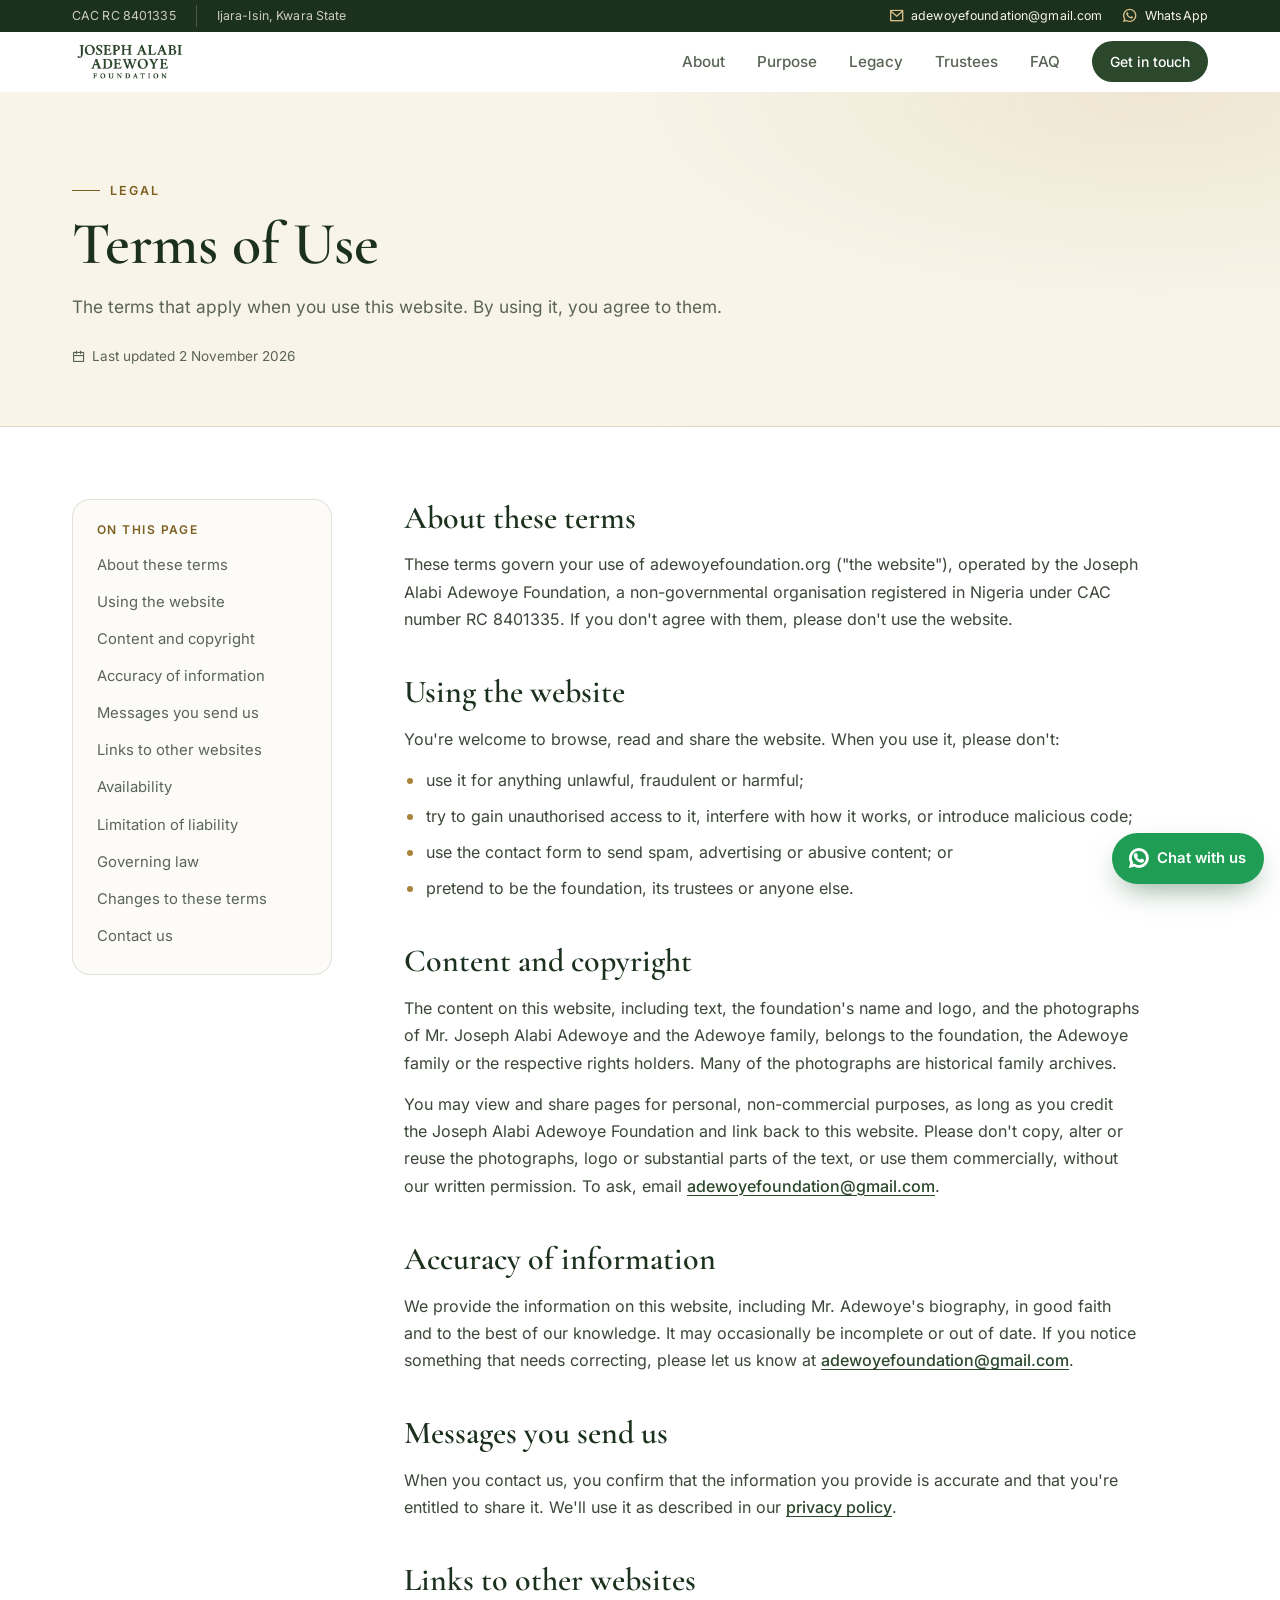
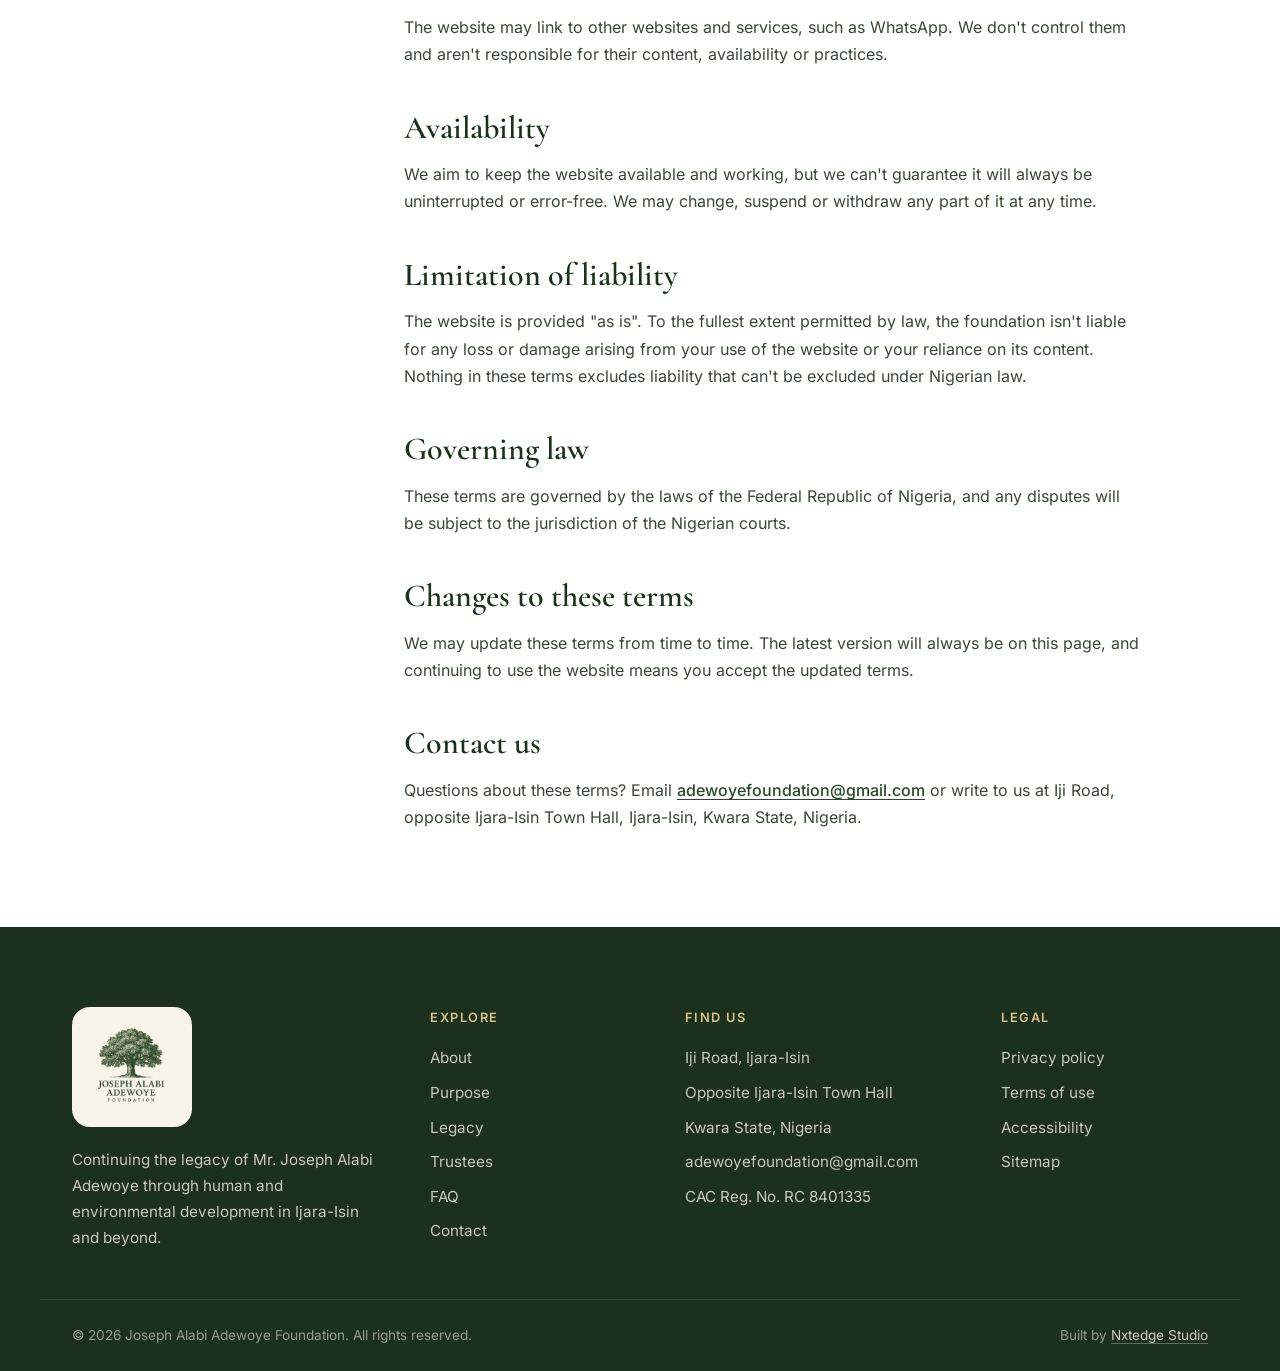
<file: terms/index.html>
<!DOCTYPE html>
<html lang="en">

<head>
  <!-- Built by Nxtedge Studio · https://nxtedgestudio.com -->
  <meta charset="UTF-8" />
  <meta name="viewport" content="width=device-width, initial-scale=1.0" />
  <meta name="theme-color" content="#2B482C" />
  <title>Terms of Use | Joseph Alabi Adewoye Foundation</title>
  <meta name="description" content="The terms that apply when you use adewoyefoundation.org, the website of the Joseph Alabi Adewoye Foundation." />
  <meta name="author" content="Nxtedge Studio" />
  <meta name="robots" content="index, follow" />
  <link rel="canonical" href="https://adewoyefoundation.org/terms/" />
  <meta property="og:type" content="website" />
  <meta property="og:site_name" content="Joseph Alabi Adewoye Foundation" />
  <meta property="og:title" content="Terms of Use | Joseph Alabi Adewoye Foundation" />
  <meta property="og:description" content="The terms that apply when you use adewoyefoundation.org, the website of the Joseph Alabi Adewoye Foundation." />
  <meta property="og:image" content="https://adewoyefoundation.org/assets/og-image.jpg?v=2" />
  <meta property="og:image:width" content="1200" />
  <meta property="og:image:height" content="630" />
  <meta property="og:image:alt" content="Portrait of Joseph Alabi Adewoye beside the words: A legacy of art, learning and community, carried forward." />
  <meta name="twitter:card" content="summary_large_image" />

  <link rel="icon" href="/assets/favicon.ico" sizes="any" />
  <link rel="apple-touch-icon" sizes="180x180" href="/assets/apple-touch-icon.png" />
  <link rel="icon" type="image/png" sizes="32x32" href="/assets/favicon-32x32.png" />
  <link rel="manifest" href="/assets/site.webmanifest" />

  <link rel="preload" href="/assets/fonts/inter-var.woff2" as="font" type="font/woff2" crossorigin />
  <link rel="preload" href="/assets/fonts/cormorant-garamond-var.woff2" as="font" type="font/woff2" crossorigin />
  <link rel="stylesheet" href="/assets/fonts/remixicon.css" />
  <link rel="stylesheet" href="/styles.css" />

  <script>document.documentElement.classList.add("js");</script>
</head>

<body class="subpage">
  <a class="skip-link" href="#main">Skip to content</a>

  <aside class="topbar" aria-label="Contact information">
    <div class="container topbar__inner">
      <p class="topbar__meta">
        <span>CAC RC 8401335</span>
        <span class="topbar__place">Ijara-Isin, Kwara State</span>
      </p>
      <div class="topbar__links">
        <a href="mailto:adewoyefoundation@gmail.com" aria-label="Email adewoyefoundation@gmail.com">
          <i class="ri-mail-line" aria-hidden="true"></i><span class="topbar__label">adewoyefoundation@gmail.com</span>
        </a>
        <a data-whatsapp data-whatsapp-link href="#" target="_blank" rel="noopener" aria-label="Chat on WhatsApp"
          hidden>
          <i class="ri-whatsapp-line" aria-hidden="true"></i><span class="topbar__label">WhatsApp</span>
        </a>
      </div>
    </div>
  </aside>

  <header class="site-header" id="site-header">
    <div class="container site-header__inner">
      <a class="brand" href="/" aria-label="Joseph Alabi Adewoye Foundation — home">
        <img src="/assets/logo-text.png" alt="Joseph Alabi Adewoye Foundation" width="776" height="265" />
      </a>

      <nav class="site-nav" id="site-nav" aria-label="Primary">
        <ul>
          <li><a href="/#about">About</a></li>
          <li><a href="/#purpose">Purpose</a></li>
          <li><a href="/#legacy">Legacy</a></li>
          <li><a href="/#trustees">Trustees</a></li>
          <li><a href="/#faq">FAQ</a></li>
          <li><a href="/#contact" class="btn btn--primary btn--sm">Get in touch</a></li>
        </ul>
      </nav>

      <button class="menu-toggle" id="menu-toggle" type="button" aria-controls="site-nav" aria-expanded="false"
        aria-label="Open menu">
        <i class="ri-menu-line" aria-hidden="true"></i>
      </button>
    </div>
  </header>

  <main id="main">
    <section class="page-hero">
      <div class="container">
        <p class="eyebrow">Legal</p>
        <h1 class="page-hero__title">Terms of Use</h1>
        <p class="page-hero__lead">The terms that apply when you use this website. By using it, you agree to them.</p>
        <p class="page-hero__meta"><i class="ri-calendar-line" aria-hidden="true"></i> Last updated 2 November 2026</p>
      </div>
    </section>

    <div class="container legal">
      <nav class="legal__toc" aria-label="On this page">
        <p class="legal__toc-title">On this page</p>
        <ol>
            <li><a href="#about-these-terms">About these terms</a></li>
            <li><a href="#using-the-website">Using the website</a></li>
            <li><a href="#content-and-copyright">Content and copyright</a></li>
            <li><a href="#accuracy-of-information">Accuracy of information</a></li>
            <li><a href="#messages-you-send-us">Messages you send us</a></li>
            <li><a href="#links-to-other-websites">Links to other websites</a></li>
            <li><a href="#availability">Availability</a></li>
            <li><a href="#limitation-of-liability">Limitation of liability</a></li>
            <li><a href="#governing-law">Governing law</a></li>
            <li><a href="#changes-to-these-terms">Changes to these terms</a></li>
            <li><a href="#contact-us">Contact us</a></li>
        </ol>
      </nav>

      <article class="prose">
          <section id="about-these-terms" aria-labelledby="about-these-terms-title">
            <h2 id="about-these-terms-title">About these terms</h2>
            <p>These terms govern your use of adewoyefoundation.org ("the website"), operated by the Joseph Alabi Adewoye Foundation, a non-governmental organisation registered in Nigeria under CAC number RC 8401335. If you don't agree with them, please don't use the website.</p>
          </section>

          <section id="using-the-website" aria-labelledby="using-the-website-title">
            <h2 id="using-the-website-title">Using the website</h2>
            <p>You're welcome to browse, read and share the website. When you use it, please don't:</p>
            <ul>
              <li>use it for anything unlawful, fraudulent or harmful;</li>
              <li>try to gain unauthorised access to it, interfere with how it works, or introduce malicious code;</li>
              <li>use the contact form to send spam, advertising or abusive content; or</li>
              <li>pretend to be the foundation, its trustees or anyone else.</li>
            </ul>
          </section>

          <section id="content-and-copyright" aria-labelledby="content-and-copyright-title">
            <h2 id="content-and-copyright-title">Content and copyright</h2>
            <p>The content on this website, including text, the foundation's name and logo, and the photographs of Mr. Joseph Alabi Adewoye and the Adewoye family, belongs to the foundation, the Adewoye family or the respective rights holders. Many of the photographs are historical family archives.</p>
            <p>You may view and share pages for personal, non-commercial purposes, as long as you credit the Joseph Alabi Adewoye Foundation and link back to this website. Please don't copy, alter or reuse the photographs, logo or substantial parts of the text, or use them commercially, without our written permission. To ask, email <a href="mailto:adewoyefoundation@gmail.com">adewoyefoundation@gmail.com</a>.</p>
          </section>

          <section id="accuracy-of-information" aria-labelledby="accuracy-of-information-title">
            <h2 id="accuracy-of-information-title">Accuracy of information</h2>
            <p>We provide the information on this website, including Mr. Adewoye's biography, in good faith and to the best of our knowledge. It may occasionally be incomplete or out of date. If you notice something that needs correcting, please let us know at <a href="mailto:adewoyefoundation@gmail.com">adewoyefoundation@gmail.com</a>.</p>
          </section>

          <section id="messages-you-send-us" aria-labelledby="messages-you-send-us-title">
            <h2 id="messages-you-send-us-title">Messages you send us</h2>
            <p>When you contact us, you confirm that the information you provide is accurate and that you're entitled to share it. We'll use it as described in our <a href="/privacy/">privacy policy</a>.</p>
          </section>

          <section id="links-to-other-websites" aria-labelledby="links-to-other-websites-title">
            <h2 id="links-to-other-websites-title">Links to other websites</h2>
            <p>The website may link to other websites and services, such as WhatsApp. We don't control them and aren't responsible for their content, availability or practices.</p>
          </section>

          <section id="availability" aria-labelledby="availability-title">
            <h2 id="availability-title">Availability</h2>
            <p>We aim to keep the website available and working, but we can't guarantee it will always be uninterrupted or error-free. We may change, suspend or withdraw any part of it at any time.</p>
          </section>

          <section id="limitation-of-liability" aria-labelledby="limitation-of-liability-title">
            <h2 id="limitation-of-liability-title">Limitation of liability</h2>
            <p>The website is provided "as is". To the fullest extent permitted by law, the foundation isn't liable for any loss or damage arising from your use of the website or your reliance on its content. Nothing in these terms excludes liability that can't be excluded under Nigerian law.</p>
          </section>

          <section id="governing-law" aria-labelledby="governing-law-title">
            <h2 id="governing-law-title">Governing law</h2>
            <p>These terms are governed by the laws of the Federal Republic of Nigeria, and any disputes will be subject to the jurisdiction of the Nigerian courts.</p>
          </section>

          <section id="changes-to-these-terms" aria-labelledby="changes-to-these-terms-title">
            <h2 id="changes-to-these-terms-title">Changes to these terms</h2>
            <p>We may update these terms from time to time. The latest version will always be on this page, and continuing to use the website means you accept the updated terms.</p>
          </section>

          <section id="contact-us" aria-labelledby="contact-us-title">
            <h2 id="contact-us-title">Contact us</h2>
            <p>Questions about these terms? Email <a href="mailto:adewoyefoundation@gmail.com">adewoyefoundation@gmail.com</a> or write to us at Iji Road, opposite Ijara-Isin Town Hall, Ijara-Isin, Kwara State, Nigeria.</p>
          </section>
      </article>
    </div>
  </main>

  <footer class="site-footer">
    <div class="container footer__grid">
      <div class="footer__brand">
        <img src="/assets/Logo-main.png" alt="Joseph Alabi Adewoye Foundation" width="500" height="500"
          loading="lazy" />
        <p>Continuing the legacy of Mr. Joseph Alabi Adewoye through human and environmental development in
          Ijara-Isin and beyond.</p>
      </div>
      <div>
        <h2 class="footer__title">Explore</h2>
        <ul class="footer__links">
          <li><a href="/#about">About</a></li>
          <li><a href="/#purpose">Purpose</a></li>
          <li><a href="/#legacy">Legacy</a></li>
          <li><a href="/#trustees">Trustees</a></li>
          <li><a href="/#faq">FAQ</a></li>
          <li><a href="/#contact">Contact</a></li>
        </ul>
      </div>
      <div>
        <h2 class="footer__title">Find us</h2>
        <ul class="footer__links">
          <li>Iji Road, Ijara-Isin</li>
          <li>Opposite Ijara-Isin Town Hall</li>
          <li>Kwara State, Nigeria</li>
          <li><a href="mailto:adewoyefoundation@gmail.com">adewoyefoundation@gmail.com</a></li>
          <li>CAC Reg. No. RC 8401335</li>
        </ul>
      </div>
      <div>
        <h2 class="footer__title">Legal</h2>
        <ul class="footer__links">
          <li><a href="/privacy/">Privacy policy</a></li>
          <li><a href="/terms/">Terms of use</a></li>
          <li><a href="/accessibility/">Accessibility</a></li>
          <li><a href="/sitemap.xml">Sitemap</a></li>
        </ul>
      </div>
    </div>
    <div class="container footer__bar">
      <span>&copy; <span id="year">2026</span> Joseph Alabi Adewoye Foundation. All rights reserved.</span>
      <span>Built by <a
          href="https://nxtedgestudio.com/?utm_source=adewoyefoundation.org&amp;utm_medium=referral&amp;utm_campaign=built_by&amp;utm_content=footer_credit"
          target="_blank" rel="noopener">Nxtedge Studio</a></span>
    </div>
  </footer>

  <a class="wa-fab" data-whatsapp data-whatsapp-link href="#" target="_blank" rel="noopener"
    aria-label="Chat with us on WhatsApp" hidden>
    <i class="ri-whatsapp-line" aria-hidden="true"></i><span>Chat with us</span>
  </a>

  <script src="/config.js" defer></script>
  <script src="/main.js" defer></script>
</body>

</html>
</file>
<file: styles.css>
/* ==========================================================================
   Joseph Alabi Adewoye Foundation — built by Nxtedge Studio
   ========================================================================== */

/* Fonts (self-hosted variable fonts, SIL OFL; licences in assets/fonts) ---- */

@font-face {
  font-family: "Inter";
  src: url("/assets/fonts/inter-var.woff2") format("woff2");
  font-weight: 100 900;
  font-style: normal;
  font-display: swap;
}

@font-face {
  font-family: "Cormorant Garamond";
  src: url("/assets/fonts/cormorant-garamond-var.woff2") format("woff2");
  font-weight: 300 700;
  font-style: normal;
  font-display: swap;
}

@font-face {
  font-family: "Cormorant Garamond";
  src: url("/assets/fonts/cormorant-garamond-var-italic.woff2") format("woff2");
  font-weight: 300 700;
  font-style: italic;
  font-display: swap;
}

:root {
  --forest: #2b482c;
  --forest-deep: #1c311d;
  --forest-soft: #e7ede4;
  --cream: #f8f4e8;
  --sand: #ece4cf;
  --gold: #a9833a; /* decorative only: lines, dots, borders */
  --gold-text: #7d5f22; /* gold for text: ≥4.5:1 on white, cream and green tints */
  --ink: #1d241d;
  --muted: #5a6457;
  --line: rgba(29, 36, 29, 0.12);
  --white: #ffffff;

  --font-display: "Cormorant Garamond", Georgia, "Times New Roman", serif;
  --font-body: "Inter", system-ui, -apple-system, "Segoe UI", Roboto, sans-serif;

  --max-width: 1200px;
  --gutter: clamp(1rem, 4vw, 2rem);
  --radius: 18px;
  --radius-sm: 10px;
  --shadow: 0 18px 50px -24px rgba(28, 49, 29, 0.35);
  --header-h: 60px;
  --ease: cubic-bezier(0.2, 0.7, 0.2, 1);
}

/* Base ------------------------------------------------------------------- */

*,
*::before,
*::after {
  box-sizing: border-box;
  margin: 0;
  padding: 0;
}

html {
  scroll-behavior: smooth;
  scroll-padding-top: calc(var(--header-h) + 8px);
  -webkit-text-size-adjust: 100%;
}

body {
  font-variant-numeric: lining-nums;
  font-family: var(--font-body);
  font-size: 1rem;
  line-height: 1.7;
  color: var(--ink);
  background: var(--white);
  overflow-x: hidden;
  -webkit-font-smoothing: antialiased;
}

img {
  display: block;
  max-width: 100%;
  height: auto;
}

a {
  color: inherit;
}

ul,
ol {
  list-style: none;
}

button,
input,
textarea {
  font: inherit;
  color: inherit;
}

:focus-visible {
  outline: 2px solid var(--gold);
  outline-offset: 3px;
}

.container {
  width: 100%;
  max-width: var(--max-width);
  margin-inline: auto;
  padding-inline: var(--gutter);
}

.sr-only,
.hp {
  position: absolute !important;
  width: 1px;
  height: 1px;
  overflow: hidden;
  clip: rect(0 0 0 0);
  white-space: nowrap;
}

.skip-link {
  position: absolute;
  left: 1rem;
  top: -100px;
  z-index: 200;
  padding: 0.6rem 1rem;
  background: var(--forest);
  color: var(--white);
  border-radius: var(--radius-sm);
}

.skip-link:focus {
  top: 1rem;
}

/* Type ------------------------------------------------------------------- */

.eyebrow {
  display: inline-flex;
  align-items: center;
  gap: 0.6rem;
  font-size: 0.78rem;
  font-weight: 600;
  letter-spacing: 0.16em;
  text-transform: uppercase;
  color: var(--gold-text);
}

.eyebrow::before {
  content: "";
  width: 28px;
  height: 1px;
  background: currentColor;
}

.eyebrow--light {
  color: #d9c08a;
}

.section-title {
  font-family: var(--font-display);
  font-weight: 600;
  font-size: clamp(2rem, 4.2vw, 3.1rem);
  line-height: 1.1;
  letter-spacing: -0.01em;
  color: var(--forest-deep);
  margin-top: 0.75rem;
}

.section-sub {
  margin-top: 0.75rem;
  color: var(--muted);
}

.section-head {
  max-width: 720px;
  margin: 0 auto clamp(2.5rem, 5vw, 4rem);
  text-align: center;
}

.section-head .eyebrow::after {
  content: "";
  width: 28px;
  height: 1px;
  background: currentColor;
}

/* Buttons ---------------------------------------------------------------- */

.btn {
  display: inline-flex;
  align-items: center;
  justify-content: center;
  gap: 0.5rem;
  padding: 0.9rem 1.5rem;
  border-radius: 999px;
  border: 1px solid transparent;
  font-weight: 500;
  font-size: 0.95rem;
  text-decoration: none;
  cursor: pointer;
  transition: background-color 0.25s var(--ease), color 0.25s var(--ease), border-color 0.25s var(--ease),
    transform 0.25s var(--ease);
}

.btn:hover {
  transform: translateY(-1px);
}

.btn--primary {
  background: var(--forest);
  color: var(--white);
}

.btn--primary:hover {
  background: var(--forest-deep);
}

.btn--ghost {
  border-color: var(--forest);
  color: var(--forest);
}

.btn--ghost:hover {
  background: var(--forest);
  color: var(--white);
}

.btn--sm {
  padding: 0.5rem 1.05rem;
  font-size: 0.875rem;
}

.btn[disabled] {
  opacity: 0.65;
  cursor: progress;
  transform: none;
}

.link-btn {
  display: inline-flex;
  align-items: center;
  gap: 0.35rem;
  margin-top: 1.25rem;
  padding: 0;
  background: none;
  border: 0;
  border-bottom: 1px solid currentColor;
  font-weight: 600;
  color: var(--forest);
  cursor: pointer;
}

.link-btn i {
  transition: transform 0.3s var(--ease);
}

.link-btn[aria-expanded="true"] i {
  transform: rotate(180deg);
}

/* Utility bar ------------------------------------------------------------ */

.topbar {
  background: var(--forest-deep);
  color: rgba(248, 244, 232, 0.8);
  font-size: 0.775rem;
  letter-spacing: 0.01em;
}

.topbar__inner {
  display: flex;
  align-items: center;
  justify-content: space-between;
  gap: 1rem;
  min-height: 32px;
}

.topbar__meta,
.topbar__links {
  display: flex;
  align-items: center;
  gap: 1.25rem;
}

.topbar__meta span + span {
  padding-left: 1.25rem;
  border-left: 1px solid rgba(248, 244, 232, 0.2);
}

.topbar__links a {
  display: inline-flex;
  align-items: center;
  gap: 0.4rem;
  min-height: 32px;
  text-decoration: none;
  color: var(--cream);
  transition: color 0.2s;
}

.topbar__links a:hover {
  color: #d9c08a;
}

.topbar__links i {
  font-size: 1rem;
  color: #d9c08a;
}

@media (max-width: 640px) {
  .topbar__meta .topbar__place,
  .topbar__links .topbar__label {
    display: none;
  }

  .topbar__links {
    gap: 1rem;
  }

  .topbar__links i {
    font-size: 1.15rem;
  }
}

/* Header ----------------------------------------------------------------- */

.site-header {
  position: sticky;
  top: 0;
  z-index: 100;
  height: var(--header-h);
  background: rgba(255, 255, 255, 0.86);
  backdrop-filter: saturate(160%) blur(12px);
  -webkit-backdrop-filter: saturate(160%) blur(12px);
  border-bottom: 1px solid transparent;
  transition: border-color 0.3s, box-shadow 0.3s;
}

.site-header.is-scrolled {
  border-bottom-color: var(--line);
  box-shadow: 0 6px 24px -18px rgba(0, 0, 0, 0.3);
}

.site-header__inner {
  height: 100%;
  display: flex;
  align-items: center;
  justify-content: space-between;
  gap: 1rem;
}

.brand img {
  width: 118px;
}

.menu-toggle {
  display: grid;
  place-items: center;
  width: 40px;
  height: 40px;
  font-size: 1.35rem;
  border: 1px solid var(--line);
  border-radius: 999px;
  background: var(--white);
  color: var(--forest-deep);
  cursor: pointer;
}

.site-nav {
  position: absolute;
  inset: 100% 0 auto 0;
  background: var(--white);
  border-bottom: 1px solid var(--line);
  box-shadow: var(--shadow);
  padding: 1.5rem var(--gutter) 2rem;
  transform: translateY(-8px);
  opacity: 0;
  visibility: hidden;
  transition: opacity 0.25s var(--ease), transform 0.25s var(--ease), visibility 0.25s;
}

.site-nav.is-open {
  transform: none;
  opacity: 1;
  visibility: visible;
}

.site-nav ul {
  display: grid;
  gap: 0.25rem;
}

.site-nav a:not(.btn) {
  display: block;
  padding: 0.75rem 0;
  font-weight: 500;
  text-decoration: none;
  color: var(--ink);
  border-bottom: 1px solid var(--line);
}

.site-nav .btn {
  margin-top: 1rem;
  width: 100%;
}

@media (min-width: 900px) {
  .menu-toggle {
    display: none;
  }

  .site-nav {
    position: static;
    padding: 0;
    background: none;
    border: 0;
    box-shadow: none;
    transform: none;
    opacity: 1;
    visibility: visible;
  }

  .site-nav ul {
    display: flex;
    align-items: center;
    gap: 2rem;
  }

  .site-nav a:not(.btn) {
    padding: 0.25rem 0;
    border: 0;
    font-size: 0.95rem;
    color: var(--muted);
    position: relative;
  }

  .site-nav a:not(.btn)::after {
    content: "";
    position: absolute;
    left: 0;
    right: 0;
    bottom: -2px;
    height: 1px;
    background: var(--forest);
    transform: scaleX(0);
    transform-origin: left;
    transition: transform 0.3s var(--ease);
  }

  .site-nav a:not(.btn):hover,
  .site-nav a.is-active {
    color: var(--forest-deep);
  }

  .site-nav a:not(.btn):hover::after,
  .site-nav a.is-active::after {
    transform: scaleX(1);
  }

  .site-nav .btn {
    margin: 0;
    width: auto;
  }
}

/* Hero ------------------------------------------------------------------- */

.hero {
  position: relative;
  background: radial-gradient(1200px 500px at 85% 0%, rgba(169, 131, 58, 0.12), transparent 60%), var(--cream);
  padding-block: clamp(3rem, 8vw, 6.5rem);
  overflow: hidden;
}

.hero__grid {
  display: grid;
  gap: clamp(3rem, 6vw, 4rem);
  align-items: center;
}

.hero__title {
  font-family: var(--font-display);
  font-weight: 600;
  font-size: clamp(2.6rem, 6.4vw, 4.6rem);
  line-height: 1.02;
  letter-spacing: -0.015em;
  color: var(--forest-deep);
  margin-top: 1rem;
}

.hero__title em {
  font-style: italic;
  font-weight: 500;
  color: var(--forest);
}

.hero__lead {
  margin-top: 1.5rem;
  max-width: 34rem;
  font-size: 1.075rem;
  color: var(--muted);
}

.hero__actions {
  display: flex;
  flex-wrap: wrap;
  gap: 0.75rem;
  margin-top: 2rem;
}

.hero__facts {
  display: grid;
  grid-template-columns: repeat(3, auto);
  justify-content: start;
  gap: 1.5rem 2.5rem;
  margin-top: 2.75rem;
  padding-top: 1.75rem;
  border-top: 1px solid var(--line);
}

.hero__facts dt {
  font-size: 0.75rem;
  letter-spacing: 0.08em;
  text-transform: uppercase;
  color: var(--muted);
}

.hero__facts dd {
  font-family: var(--font-display);
  font-size: 1.35rem;
  font-weight: 600;
  color: var(--forest-deep);
}

.hero__media {
  position: relative;
  max-width: 460px;
  width: 100%;
  margin-inline: auto;
  padding-bottom: 2rem;
}

.hero__portrait {
  border-radius: 999px 999px var(--radius) var(--radius);
  overflow: hidden;
  box-shadow: var(--shadow);
  aspect-ratio: 4 / 5;
  background: var(--sand);
}

.hero__portrait img {
  width: 100%;
  height: 100%;
  object-fit: cover;
  object-position: center 20%;
  filter: grayscale(1) contrast(1.05);
}

.hero__inset {
  position: absolute;
  left: -8%;
  bottom: 0;
  width: 44%;
  aspect-ratio: 1;
  border-radius: var(--radius);
  overflow: hidden;
  border: 6px solid var(--cream);
  box-shadow: var(--shadow);
}

.hero__inset img {
  width: 100%;
  height: 100%;
  object-fit: cover;
}

.hero__tag {
  position: absolute;
  right: -4%;
  top: 58%;
  display: grid;
  padding: 0.85rem 1.1rem;
  background: var(--white);
  border-radius: var(--radius-sm);
  box-shadow: var(--shadow);
  line-height: 1.35;
}

.hero__tag-name {
  font-family: var(--font-display);
  font-size: 1.15rem;
  font-weight: 700;
  color: var(--forest-deep);
}

.hero__tag-role {
  font-size: 0.75rem;
  color: var(--muted);
}

@media (min-width: 900px) {
  .hero__grid {
    grid-template-columns: 1.15fr 0.85fr;
  }
}

@media (max-width: 480px) {
  .hero__facts {
    grid-template-columns: repeat(2, auto);
  }

  .hero__inset {
    left: 0;
  }

  .hero__tag {
    right: 0;
  }
}

/* Pillars ---------------------------------------------------------------- */

.pillars {
  background: var(--forest-deep);
  color: var(--cream);
}

.pillars__grid {
  display: grid;
  grid-template-columns: repeat(2, 1fr);
}

.pillar {
  display: flex;
  align-items: center;
  justify-content: center;
  gap: 0.6rem;
  padding: 1.35rem 0.5rem;
  font-size: 0.95rem;
  font-weight: 500;
}

.pillar i {
  font-size: 1.3rem;
  color: #d9c08a;
}

@media (min-width: 768px) {
  .pillars__grid {
    grid-template-columns: repeat(4, 1fr);
  }

  .pillar + .pillar {
    border-left: 1px solid rgba(248, 244, 232, 0.12);
  }
}

/* Sections --------------------------------------------------------------- */

.section {
  padding-block: clamp(4.5rem, 9vw, 7.5rem);
}

.section--cream {
  background: var(--cream);
}

.section--forest {
  background: var(--forest);
  color: var(--cream);
}

.section--forest .section-title {
  color: var(--white);
}

/* About ------------------------------------------------------------------ */

.about__grid {
  display: grid;
  gap: clamp(3rem, 6vw, 5rem);
  align-items: center;
}

.about__media {
  position: relative;
  padding: 0 12% 14% 0;
}

.about__media img {
  border-radius: var(--radius);
  box-shadow: var(--shadow);
  aspect-ratio: 4 / 3;
  object-fit: cover;
  width: 100%;
}

.about__media .about__media-secondary {
  position: absolute;
  right: 0;
  bottom: 0;
  width: 52%;
  border: 6px solid var(--white);
}

.about__copy p {
  color: var(--muted);
  margin-top: 1.1rem;
}

.about__copy p strong {
  color: var(--ink);
}

.about__copy .section-title {
  margin-bottom: 0.5rem;
}

@media (min-width: 900px) {
  .about__grid {
    grid-template-columns: 1fr 1fr;
  }
}

/* Purpose ---------------------------------------------------------------- */

.purpose__grid {
  display: grid;
  gap: 1.25rem;
}

.purpose-card {
  padding: 2.25rem 2rem;
  border-radius: var(--radius);
  background: rgba(255, 255, 255, 0.06);
  border: 1px solid rgba(248, 244, 232, 0.14);
  transition: background-color 0.3s var(--ease), transform 0.3s var(--ease);
}

.purpose-card:hover {
  background: rgba(255, 255, 255, 0.1);
  transform: translateY(-4px);
}

.purpose-card__icon {
  display: grid;
  place-items: center;
  width: 52px;
  height: 52px;
  border-radius: 999px;
  background: var(--cream);
  color: var(--forest);
  font-size: 1.4rem;
}

.purpose-card h3 {
  margin-top: 1.5rem;
  font-family: var(--font-display);
  font-size: 1.65rem;
  font-weight: 600;
  color: var(--white);
}

.purpose-card p {
  margin-top: 0.6rem;
  color: rgba(248, 244, 232, 0.82);
}

@media (min-width: 900px) {
  .purpose__grid {
    grid-template-columns: repeat(3, 1fr);
  }
}

/* Legacy ----------------------------------------------------------------- */

.bio__grid {
  display: grid;
  gap: 3rem;
}

.bio__text {
  position: relative;
  color: var(--muted);
  font-size: 1.05rem;
}

.bio__text p + p {
  margin-top: 1.1rem;
}

.js .bio__text:not(.is-expanded) {
  max-height: 13.5rem;
  overflow: hidden;
}

.js .bio__text:not(.is-expanded)::after {
  content: "";
  position: absolute;
  inset: auto 0 0 0;
  height: 5rem;
  background: linear-gradient(to bottom, rgba(248, 244, 232, 0), var(--cream));
}

.no-js .link-btn,
html:not(.js) .link-btn {
  display: none;
}

.timeline {
  position: relative;
  padding-left: 1.75rem;
}

.timeline::before {
  content: "";
  position: absolute;
  left: 5px;
  top: 0.6rem;
  bottom: 0.6rem;
  width: 1px;
  background: rgba(43, 72, 44, 0.25);
}

.timeline li {
  position: relative;
  display: grid;
  gap: 0.1rem;
  padding-bottom: 1.5rem;
  color: var(--ink);
}

.timeline li:last-child {
  padding-bottom: 0;
}

.timeline li::before {
  content: "";
  position: absolute;
  left: calc(-1.75rem + 1px);
  top: 0.55rem;
  width: 9px;
  height: 9px;
  border-radius: 999px;
  background: var(--cream);
  border: 2px solid var(--forest);
}

.timeline__year {
  font-family: var(--font-display);
  font-size: 1.5rem;
  font-weight: 700;
  line-height: 1.2;
  color: var(--forest);
}

@media (min-width: 900px) {
  .bio__grid {
    grid-template-columns: 1.4fr 1fr;
    gap: 5rem;
    align-items: start;
  }
}

.feature-photo {
  display: grid;
  gap: 1.5rem;
  margin-top: clamp(3.5rem, 7vw, 5.5rem);
  padding: clamp(1rem, 2.5vw, 1.5rem);
  background: var(--white);
  border-radius: calc(var(--radius) + 6px);
  box-shadow: var(--shadow);
  align-items: center;
}

.feature-photo__frame {
  display: block;
  border: 0;
  padding: 0;
  border-radius: var(--radius);
  overflow: hidden;
  cursor: zoom-in;
  background: var(--sand);
}

.feature-photo__frame img {
  width: 100%;
  transition: transform 0.6s var(--ease);
}

.feature-photo__frame:hover img {
  transform: scale(1.03);
}

.feature-photo figcaption {
  padding: 0.25rem clamp(0.25rem, 2vw, 1.5rem) 0.75rem;
}

.feature-photo figcaption p {
  margin-top: 0.85rem;
  font-family: var(--font-display);
  font-size: clamp(1.35rem, 2.4vw, 1.75rem);
  line-height: 1.3;
  color: var(--forest-deep);
}

@media (min-width: 900px) {
  .feature-photo {
    grid-template-columns: 1.5fr 1fr;
  }
}

.gallery {
  display: grid;
  grid-template-columns: repeat(2, 1fr);
  gap: 0.75rem;
  margin-top: 1rem;
}

.gallery__item {
  display: block;
  padding: 0;
  border: 0;
  border-radius: var(--radius-sm);
  overflow: hidden;
  aspect-ratio: 3 / 4;
  background: var(--sand);
  cursor: zoom-in;
}

.gallery__item img {
  width: 100%;
  height: 100%;
  object-fit: cover;
  object-position: top;
  filter: grayscale(0.25);
  transition: transform 0.6s var(--ease), filter 0.4s var(--ease);
}

.gallery__item:hover img {
  transform: scale(1.04);
  filter: none;
}

@media (min-width: 768px) {
  .gallery {
    grid-template-columns: repeat(4, 1fr);
    gap: 1rem;
  }
}

/* Trustees --------------------------------------------------------------- */

.trustees {
  display: grid;
  grid-template-columns: repeat(auto-fill, minmax(230px, 1fr));
  gap: 2.5rem 1.5rem;
}

.trustee__photo {
  position: relative;
  aspect-ratio: 4 / 5;
  border-radius: var(--radius);
  overflow: hidden;
  background: var(--sand);
}

.trustee__photo img {
  width: 100%;
  height: 100%;
  object-fit: cover;
  object-position: center 18%;
  transition: transform 0.6s var(--ease);
}

.trustee:hover .trustee__photo img {
  transform: scale(1.03);
}

.trustee h3 {
  margin-top: 1rem;
  font-family: var(--font-display);
  font-size: 1.45rem;
  font-weight: 600;
  line-height: 1.2;
  color: var(--forest-deep);
}

.trustee p {
  margin-top: 0.15rem;
  font-size: 0.9rem;
  color: var(--muted);
}

.trustee--memorial .trustee__photo {
  outline: 1px solid rgba(169, 131, 58, 0.55);
  outline-offset: 5px;
}

.trustee--memorial .trustee__photo img {
  filter: grayscale(1) contrast(1.05);
}

.trustee--memorial p {
  font-style: italic;
  color: var(--gold-text);
}

.trustee__ribbon {
  position: absolute;
  left: 0.75rem;
  bottom: 0.75rem;
  display: inline-flex;
  align-items: center;
  gap: 0.35rem;
  padding: 0.35rem 0.75rem;
  border-radius: 999px;
  background: rgba(28, 49, 29, 0.82);
  backdrop-filter: blur(4px);
  color: var(--cream);
  font-size: 0.75rem;
  font-weight: 500;
  letter-spacing: 0.02em;
}

@media (min-width: 900px) {
  .trustees {
    grid-template-columns: repeat(3, 1fr);
    gap: 3rem 2rem;
  }
}

/* Contact ---------------------------------------------------------------- */

.contact__grid {
  display: grid;
  gap: 3rem;
}

.contact__info > p {
  margin-top: 1rem;
  color: var(--muted);
}

.contact__list {
  display: grid;
  gap: 1.5rem;
  margin-top: 2.25rem;
}

.contact__list li {
  display: flex;
  gap: 1rem;
  align-items: flex-start;
}

.contact__icon {
  flex: none;
  display: grid;
  place-items: center;
  width: 46px;
  height: 46px;
  border-radius: 999px;
  background: var(--forest-soft);
  color: var(--forest);
  font-size: 1.2rem;
}

.contact__list h3 {
  font-size: 0.8rem;
  font-weight: 600;
  letter-spacing: 0.08em;
  text-transform: uppercase;
  color: var(--muted);
}

.contact__list p {
  color: var(--ink);
}

.contact__list a {
  color: var(--forest);
  text-underline-offset: 3px;
  word-break: break-word;
}

.contact__form {
  display: grid;
  gap: 1.25rem;
  padding: clamp(1.5rem, 4vw, 2.5rem);
  background: var(--white);
  border-radius: calc(var(--radius) + 6px);
  box-shadow: var(--shadow);
}

.field-row {
  display: grid;
  gap: 1.25rem;
}

.field {
  display: grid;
  gap: 0.4rem;
}

.field label {
  font-size: 0.875rem;
  font-weight: 500;
  color: var(--ink);
}

.field input,
.field textarea {
  width: 100%;
  padding: 0.85rem 1rem;
  border: 1px solid var(--line);
  border-radius: var(--radius-sm);
  background: #fcfbf7;
  font-size: 1rem;
  transition: border-color 0.2s, box-shadow 0.2s, background-color 0.2s;
}

.field input::placeholder,
.field textarea::placeholder {
  color: #9aa197;
  opacity: 1;
}

.field textarea {
  resize: vertical;
  min-height: 140px;
}

.field input:focus,
.field textarea:focus {
  outline: none;
  border-color: var(--forest);
  background: var(--white);
  box-shadow: 0 0 0 4px rgba(43, 72, 44, 0.12);
}

.field input[aria-invalid="true"],
.field textarea[aria-invalid="true"] {
  border-color: #b3261e;
}

.form-footer {
  display: flex;
  flex-wrap: wrap;
  align-items: center;
  gap: 1rem;
}

.form-status {
  font-size: 0.925rem;
  color: var(--muted);
}

.form-status.is-success {
  color: var(--forest);
}

.form-status.is-error {
  color: #b3261e;
}

@media (min-width: 600px) {
  .field-row {
    grid-template-columns: 1fr 1fr;
  }
}

@media (min-width: 900px) {
  .contact__grid {
    grid-template-columns: 0.9fr 1.1fr;
    gap: 5rem;
    align-items: start;
  }
}

/* Footer ----------------------------------------------------------------- */

.site-footer {
  background: var(--forest-deep);
  color: rgba(248, 244, 232, 0.78);
  padding-top: clamp(3.5rem, 7vw, 5rem);
  font-size: 0.95rem;
}

.footer__grid {
  display: grid;
  gap: 2.5rem;
  padding-bottom: 3rem;
}

.footer__brand img {
  width: 120px;
  padding: 0.75rem;
  background: var(--cream);
  border-radius: var(--radius);
}

.footer__brand p {
  margin-top: 1.25rem;
  max-width: 22rem;
}

.footer__title {
  margin-bottom: 1rem;
  font-family: var(--font-body);
  font-size: 0.8rem;
  font-weight: 600;
  letter-spacing: 0.12em;
  text-transform: uppercase;
  color: #d9c08a;
}

.footer__links {
  display: grid;
  gap: 0.55rem;
}

.footer__links a {
  text-decoration: none;
  word-break: break-word;
  transition: color 0.2s;
}

.footer__links a:hover {
  color: var(--white);
}

.footer__bar {
  display: flex;
  flex-wrap: wrap;
  justify-content: space-between;
  gap: 0.5rem 1.5rem;
  padding-block: 1.5rem;
  border-top: 1px solid rgba(248, 244, 232, 0.12);
  font-size: 0.85rem;
  color: rgba(248, 244, 232, 0.55);
}

.footer__bar a {
  color: rgba(248, 244, 232, 0.8);
  text-underline-offset: 3px;
  text-decoration-color: rgba(248, 244, 232, 0.3);
  transition: color 0.2s;
}

.footer__bar a:hover {
  color: var(--white);
}

@media (min-width: 768px) {
  .footer__grid {
    grid-template-columns: 1.5fr 1fr 1.3fr 1fr;
    gap: 3rem;
  }
}

/* WhatsApp --------------------------------------------------------------- */

[hidden] {
  display: none !important;
}

.contact__icon--wa {
  background: #e3f6e9;
  color: #128c4b;
}

.wa-fab {
  position: fixed;
  right: max(1rem, env(safe-area-inset-right));
  bottom: max(1rem, env(safe-area-inset-bottom));
  z-index: 90;
  display: inline-flex;
  align-items: center;
  gap: 0.5rem;
  padding: 0.8rem 1.1rem 0.8rem 0.95rem;
  border-radius: 999px;
  background: #1f9d55;
  color: var(--white);
  font-weight: 600;
  font-size: 0.925rem;
  text-decoration: none;
  box-shadow: 0 12px 30px -10px rgba(16, 80, 40, 0.55);
  transition: transform 0.25s var(--ease), background-color 0.25s var(--ease);
}

.wa-fab i {
  font-size: 1.4rem;
  line-height: 1;
}

.wa-fab:hover {
  background: #178046;
  transform: translateY(-2px);
}

@media (max-width: 600px) {
  .wa-fab {
    padding: 0.85rem;
  }

  .wa-fab span {
    position: absolute;
    width: 1px;
    height: 1px;
    overflow: hidden;
    clip: rect(0 0 0 0);
  }
}

/* Lightbox --------------------------------------------------------------- */

.lightbox {
  margin: auto;
  padding: 0;
  border: 0;
  background: transparent;
  max-width: min(92vw, 1100px);
  max-height: 90vh;
  overflow: visible;
}

.lightbox::backdrop {
  background: rgba(16, 24, 16, 0.88);
  backdrop-filter: blur(4px);
}

.lightbox img {
  max-width: min(92vw, 1100px);
  max-height: 86vh;
  width: auto;
  border-radius: var(--radius-sm);
}

.lightbox__close {
  position: absolute;
  top: -3.25rem;
  right: 0;
  display: grid;
  place-items: center;
  width: 42px;
  height: 42px;
  border: 0;
  border-radius: 999px;
  background: var(--cream);
  color: var(--forest-deep);
  font-size: 1.4rem;
  cursor: pointer;
}

/* Reveal on scroll (only when JS is running) ------------------------------ */

.js [data-reveal] {
  opacity: 0;
  transform: translateY(24px);
  transition: opacity 0.8s var(--ease), transform 0.8s var(--ease);
  transition-delay: var(--reveal-delay, 0ms);
}

.js [data-reveal].is-visible {
  opacity: 1;
  transform: none;
}

@media (prefers-reduced-motion: reduce) {
  html {
    scroll-behavior: auto;
  }

  *,
  *::before,
  *::after {
    transition-duration: 0.01ms !important;
    animation-duration: 0.01ms !important;
  }

  .js [data-reveal] {
    opacity: 1;
    transform: none;
  }
}

/* FAQ -------------------------------------------------------------------- */

.section--soft {
  background: #fbfaf5;
  border-top: 1px solid var(--line);
}

.faq__grid {
  display: grid;
  gap: 2.5rem;
}

.faq__intro > p:not(.eyebrow) {
  margin-top: 1rem;
  color: var(--muted);
}

.faq__intro a {
  color: var(--forest);
  font-weight: 600;
  text-underline-offset: 3px;
}

.faq__list {
  border-top: 1px solid var(--line);
}

.faq__item {
  border-bottom: 1px solid var(--line);
}

.faq__item summary {
  display: flex;
  align-items: center;
  justify-content: space-between;
  gap: 1.5rem;
  padding: 1.35rem 0;
  font-family: var(--font-display);
  font-size: clamp(1.2rem, 2vw, 1.4rem);
  font-weight: 600;
  line-height: 1.3;
  color: var(--forest-deep);
  cursor: pointer;
  list-style: none;
}

.faq__item summary::-webkit-details-marker {
  display: none;
}

.faq__item summary i {
  flex: none;
  display: grid;
  place-items: center;
  width: 34px;
  height: 34px;
  border-radius: 999px;
  border: 1px solid var(--line);
  font-size: 1.1rem;
  color: var(--forest);
  transition: transform 0.3s var(--ease), background-color 0.3s var(--ease), color 0.3s var(--ease);
}

.faq__item summary:hover i {
  border-color: var(--forest);
}

.faq__item[open] summary i {
  transform: rotate(45deg);
  background: var(--forest);
  border-color: var(--forest);
  color: var(--white);
}

.faq__item p {
  padding: 0 3.5rem 1.5rem 0;
  color: var(--muted);
}

.faq__item p a {
  color: var(--forest);
  text-underline-offset: 3px;
}

@media (max-width: 600px) {
  .faq__item p {
    padding-right: 0;
  }
}

@media (min-width: 900px) {
  .faq__grid {
    grid-template-columns: 0.8fr 1.2fr;
    gap: 5rem;
    align-items: start;
  }

  .faq__intro {
    position: sticky;
    top: calc(var(--header-h) + 2rem);
  }
}

/* ==========================================================================
   Motion. Calm and unhurried to suit a memorial foundation. Everything here
   is neutralised by the prefers-reduced-motion block above (durations → 0).
   ========================================================================== */

:root {
  --ease-out: cubic-bezier(0.16, 1, 0.3, 1);
  interpolate-size: allow-keywords;
}

/* Scroll progress: thin gold line under the sticky nav (CSS scroll timeline) */
.scroll-progress {
  position: absolute;
  left: 0;
  right: 0;
  bottom: -1px;
  height: 2px;
  background: linear-gradient(90deg, var(--gold), #d9c08a);
  transform-origin: left;
  transform: scaleX(0);
  pointer-events: none;
}

@supports (animation-timeline: scroll()) {
  .scroll-progress {
    animation: progress-grow linear both;
    animation-timeline: scroll(root block);
  }
}

@keyframes progress-grow {
  to {
    transform: scaleX(1);
  }
}

/* Hero entrance on load ---------------------------------------------------- */

@keyframes rise-in {
  from {
    opacity: 0;
    transform: translateY(26px);
  }
  to {
    opacity: 1;
    transform: none;
  }
}

@keyframes arch-reveal {
  from {
    clip-path: inset(100% 0 0 0 round 999px 999px var(--radius) var(--radius));
  }
  to {
    clip-path: inset(0 0 0 0 round 999px 999px var(--radius) var(--radius));
  }
}

@keyframes settle {
  from {
    transform: scale(1.14);
  }
  to {
    transform: scale(1);
  }
}

@keyframes pop-in {
  from {
    opacity: 0;
    transform: translateY(18px) scale(0.92);
  }
  to {
    opacity: 1;
    transform: none;
  }
}

@keyframes float {
  0%,
  100% {
    translate: 0 0;
  }
  50% {
    translate: 0 -8px;
  }
}

.js .hero__copy > * {
  animation: rise-in 1s var(--ease-out) both;
}

.js .hero__copy > :nth-child(1) { animation-delay: 0.1s; }
.js .hero__copy > :nth-child(2) { animation-delay: 0.22s; }
.js .hero__copy > :nth-child(3) { animation-delay: 0.38s; }
.js .hero__copy > :nth-child(4) { animation-delay: 0.52s; }
.js .hero__copy > :nth-child(5) { animation-delay: 0.66s; }

.js .hero__portrait {
  animation: arch-reveal 1.4s var(--ease-out) 0.2s both;
}

.js .hero__portrait img {
  animation: settle 2.4s var(--ease-out) 0.2s both;
}

.js .hero__inset {
  animation: pop-in 0.9s var(--ease-out) 0.9s both, float 7s ease-in-out 2s infinite;
}

.js .hero__tag {
  animation: pop-in 0.9s var(--ease-out) 1.1s both, float 8s ease-in-out 2.4s infinite reverse;
}

/* Hero eyebrow rule draws in */
.js .hero__copy .eyebrow::before {
  transform-origin: left;
  animation: line-draw 0.9s var(--ease-out) 0.4s both;
}

@keyframes line-draw {
  from {
    transform: scaleX(0);
  }
  to {
    transform: scaleX(1);
  }
}

/* Scroll reveals: refinements --------------------------------------------- */

.js [data-reveal] {
  transition-duration: 0.9s;
  transition-timing-function: var(--ease-out);
}

/* Eyebrow rules draw in when their section appears */
.js [data-reveal] .eyebrow::before,
.js [data-reveal] .eyebrow::after {
  transform: scaleX(0);
  transition: transform 0.9s var(--ease-out) 0.35s;
}

.js [data-reveal] .eyebrow::before {
  transform-origin: right;
}

.js [data-reveal] .eyebrow::after {
  transform-origin: left;
}

.js [data-reveal].is-visible .eyebrow::before,
.js [data-reveal].is-visible .eyebrow::after {
  transform: scaleX(1);
}

/* About photos wipe up into place, the second one a beat later */
.js .about__media img {
  clip-path: inset(100% 0 0 0 round var(--radius));
  transition: clip-path 1.3s var(--ease-out);
}

.js .about__media .about__media-secondary {
  transition-delay: 0.35s;
}

.js .about__media.is-visible img {
  clip-path: inset(0 0 0 0 round var(--radius));
}

/* Archive feature photo: soft zoom-out as it appears */
.js .feature-photo .feature-photo__frame img {
  transform: scale(1.08);
  transition: transform 1.6s var(--ease-out);
}

.js .feature-photo.is-visible .feature-photo__frame img {
  transform: scale(1);
}

.js .feature-photo.is-visible .feature-photo__frame:hover img {
  transform: scale(1.03);
}

/* Timeline: the line draws down, then each milestone follows */
.js .timeline::before {
  transform: scaleY(0);
  transform-origin: top;
  transition: transform 1.6s var(--ease-out) 0.15s;
}

.js .timeline.is-visible::before {
  transform: scaleY(1);
}

.js .timeline li::before {
  transform: scale(0);
  transition: transform 0.5s var(--ease-out) calc(var(--reveal-delay, 0ms) + 0.25s);
}

.js .timeline li.is-visible::before {
  transform: scale(1);
}

/* Trustee photos lift slightly on hover */
.trustee {
  transition: transform 0.5s var(--ease-out);
}

.trustee:hover {
  transform: translateY(-4px);
}

/* Small interaction details ----------------------------------------------- */

.btn i {
  transition: transform 0.3s var(--ease-out);
}

.btn:hover i.ri-arrow-right-line,
.btn:hover i.ri-send-plane-line {
  transform: translateX(3px);
}

.purpose-card__icon {
  transition: transform 0.5s var(--ease-out), background-color 0.3s;
}

.purpose-card:hover .purpose-card__icon {
  transform: rotate(-8deg) scale(1.08);
  background: #d9c08a;
}

.pillar i {
  transition: transform 0.4s var(--ease-out);
}

.pillar:hover i {
  transform: translateY(-3px) scale(1.12);
}

.contact__icon {
  transition: transform 0.4s var(--ease-out), background-color 0.3s;
}

.contact__list li:hover .contact__icon {
  transform: scale(1.08);
  background: var(--sand);
}

.field input,
.field textarea {
  transition: border-color 0.25s, box-shadow 0.25s, background-color 0.25s, transform 0.25s var(--ease-out);
}

.form-status:not(:empty) {
  animation: rise-in 0.5s var(--ease-out) both;
}

/* Mobile menu: links cascade in */
@media (max-width: 899px) {
  .site-nav li {
    opacity: 0;
    transform: translateY(-8px);
    transition: opacity 0.35s var(--ease-out), transform 0.35s var(--ease-out);
  }

  .site-nav.is-open li {
    opacity: 1;
    transform: none;
  }

  .site-nav.is-open li:nth-child(1) { transition-delay: 0.04s; }
  .site-nav.is-open li:nth-child(2) { transition-delay: 0.08s; }
  .site-nav.is-open li:nth-child(3) { transition-delay: 0.12s; }
  .site-nav.is-open li:nth-child(4) { transition-delay: 0.16s; }
  .site-nav.is-open li:nth-child(5) { transition-delay: 0.2s; }

  .menu-toggle i {
    transition: transform 0.35s var(--ease-out);
  }

  .menu-toggle[aria-expanded="true"] i {
    transform: rotate(90deg);
  }
}

/* FAQ: answers open and close smoothly (Chromium; elsewhere they just fade) */
.faq__item::details-content {
  block-size: 0;
  overflow: clip;
  transition: block-size 0.45s var(--ease-out), content-visibility 0.45s allow-discrete;
}

.faq__item[open]::details-content {
  block-size: auto;
}

.faq__item[open] p {
  animation: rise-in 0.5s var(--ease-out) both;
}

.faq__item summary span {
  transition: color 0.25s;
}

.faq__item summary:hover span {
  color: var(--forest);
}

/* Lightbox: image scales up gently, backdrop fades */
@keyframes fade-in {
  from {
    opacity: 0;
  }
}

@keyframes zoom-in {
  from {
    opacity: 0;
    transform: scale(0.94);
  }
}

.lightbox[open] img {
  animation: zoom-in 0.45s var(--ease-out) both;
}

.lightbox[open]::backdrop {
  animation: fade-in 0.35s ease both;
}

/* WhatsApp button slides in shortly after load, then pulses once */
@keyframes wa-in {
  from {
    opacity: 0;
    transform: translateY(24px) scale(0.9);
  }
}

@keyframes wa-ring {
  0% {
    box-shadow: 0 12px 30px -10px rgba(16, 80, 40, 0.55), 0 0 0 0 rgba(31, 157, 85, 0.45);
  }
  100% {
    box-shadow: 0 12px 30px -10px rgba(16, 80, 40, 0.55), 0 0 0 16px rgba(31, 157, 85, 0);
  }
}

.wa-fab {
  animation: wa-in 0.7s var(--ease-out) 1.6s both, wa-ring 1.6s ease-out 2.4s 2;
}

@media (prefers-reduced-motion: reduce) {
  .scroll-progress {
    display: none;
  }

  .js .about__media img,
  .js .timeline::before,
  .js .timeline li::before {
    clip-path: none;
    transform: none;
  }

  .js .hero__inset,
  .js .hero__tag {
    animation: none;
  }
}

/* Form privacy note */
.form-note {
  font-size: 0.85rem;
  color: var(--muted);
}

.form-note a {
  color: var(--forest);
  text-underline-offset: 3px;
}

/* ==========================================================================
   Sub-pages: legal pages (privacy, terms, accessibility) and status pages
   (404, error, message sent)
   ========================================================================== */

.page-hero {
  background: radial-gradient(900px 360px at 90% 0%, rgba(169, 131, 58, 0.12), transparent 60%), var(--cream);
  padding-block: clamp(3rem, 7vw, 5rem) clamp(2.5rem, 5vw, 3.5rem);
  border-bottom: 1px solid var(--line);
}

.page-hero__title {
  margin-top: 0.75rem;
  font-family: var(--font-display);
  font-weight: 600;
  font-size: clamp(2.4rem, 5.5vw, 3.75rem);
  line-height: 1.05;
  color: var(--forest-deep);
}

.page-hero__lead {
  margin-top: 1rem;
  max-width: 44rem;
  font-size: 1.075rem;
  color: var(--muted);
}

.page-hero__meta {
  display: inline-flex;
  align-items: center;
  gap: 0.4rem;
  margin-top: 1.5rem;
  font-size: 0.85rem;
  color: var(--muted);
}

.legal {
  display: grid;
  gap: 2.5rem;
  padding-block: clamp(2.5rem, 6vw, 4.5rem) clamp(4rem, 8vw, 6rem);
}

.legal__toc {
  padding: 1.25rem 1.5rem;
  border: 1px solid var(--line);
  border-radius: var(--radius);
  background: #fcfbf7;
  font-size: 0.925rem;
}

.legal__toc-title {
  margin-bottom: 0.5rem;
  font-size: 0.75rem;
  font-weight: 600;
  letter-spacing: 0.12em;
  text-transform: uppercase;
  color: var(--gold-text);
}

.legal__toc ol {
  list-style: none;
  display: grid;
  gap: 0.15rem;
  counter-reset: toc;
}

.legal__toc a {
  display: block;
  padding: 0.3rem 0;
  color: var(--muted);
  text-decoration: none;
  transition: color 0.2s;
}

.legal__toc a:hover {
  color: var(--forest);
}

@media (min-width: 900px) {
  .legal {
    grid-template-columns: 260px minmax(0, 1fr);
    gap: 4.5rem;
    align-items: start;
  }

  .legal__toc {
    position: sticky;
    top: calc(var(--header-h) + 1.5rem);
  }
}

.prose {
  max-width: 46rem;
  color: var(--ink);
}

.prose section + section {
  margin-top: 2.5rem;
}

.prose h2 {
  font-family: var(--font-display);
  font-size: clamp(1.6rem, 3vw, 2rem);
  font-weight: 600;
  line-height: 1.2;
  color: var(--forest-deep);
  scroll-margin-top: calc(var(--header-h) + 1rem);
}

.prose p,
.prose ul {
  margin-top: 0.9rem;
  color: #3c4639;
}

.prose ul {
  list-style: none;
  display: grid;
  gap: 0.55rem;
}

.prose ul li {
  position: relative;
  padding-left: 1.4rem;
}

.prose ul li::before {
  content: "";
  position: absolute;
  left: 0.2rem;
  top: 0.7em;
  width: 6px;
  height: 6px;
  border-radius: 999px;
  background: var(--gold);
}

.prose a {
  color: var(--forest);
  font-weight: 500;
  text-underline-offset: 3px;
  word-break: break-word;
}

.prose strong {
  color: var(--ink);
}

.legal__summary {
  margin-bottom: 2.75rem;
  padding: 1.5rem 1.75rem;
  border-radius: var(--radius);
  background: var(--forest-soft);
  border: 1px solid rgba(43, 72, 44, 0.15);
}

.legal__summary .legal__summary-title {
  display: flex;
  align-items: center;
  gap: 0.5rem;
  font-family: var(--font-body);
  font-size: 1rem;
  font-weight: 600;
  color: var(--forest-deep);
}

.legal__summary ul {
  margin-top: 0.75rem;
}

/* Status pages ------------------------------------------------------------ */

.status {
  background: radial-gradient(800px 400px at 50% 0%, rgba(169, 131, 58, 0.12), transparent 65%), var(--cream);
}

.status__inner {
  display: grid;
  justify-items: center;
  text-align: center;
  padding-block: clamp(4rem, 12vw, 8rem);
  max-width: 44rem;
}

.status__code {
  font-family: var(--font-display);
  font-size: clamp(5rem, 16vw, 9rem);
  font-weight: 600;
  line-height: 0.9;
  color: rgba(43, 72, 44, 0.14);
}

.status__code:empty {
  display: none;
}

.status__icon {
  display: grid;
  place-items: center;
  width: 64px;
  height: 64px;
  margin-top: -1.25rem;
  border-radius: 999px;
  background: var(--white);
  box-shadow: var(--shadow);
  color: var(--forest);
  font-size: 1.75rem;
  animation: pop-in 0.7s var(--ease-out, ease) both;
}

.status__code:empty + .status__icon {
  margin-top: 0;
}

.status__title {
  margin-top: 1.5rem;
  font-family: var(--font-display);
  font-size: clamp(2rem, 5vw, 3rem);
  font-weight: 600;
  line-height: 1.1;
  color: var(--forest-deep);
}

.status__lead {
  margin-top: 1rem;
  color: var(--muted);
}

.status__lead a {
  color: var(--forest);
  text-underline-offset: 3px;
}

.status__actions {
  display: flex;
  flex-wrap: wrap;
  justify-content: center;
  gap: 0.75rem;
  margin-top: 2rem;
}

.status__links {
  display: flex;
  flex-wrap: wrap;
  justify-content: center;
  gap: 0.5rem 1.5rem;
  margin-top: 2.5rem;
  padding-top: 1.75rem;
  border-top: 1px solid var(--line);
  font-size: 0.925rem;
}

.status__links a {
  color: var(--forest);
  text-underline-offset: 3px;
}
</file>
